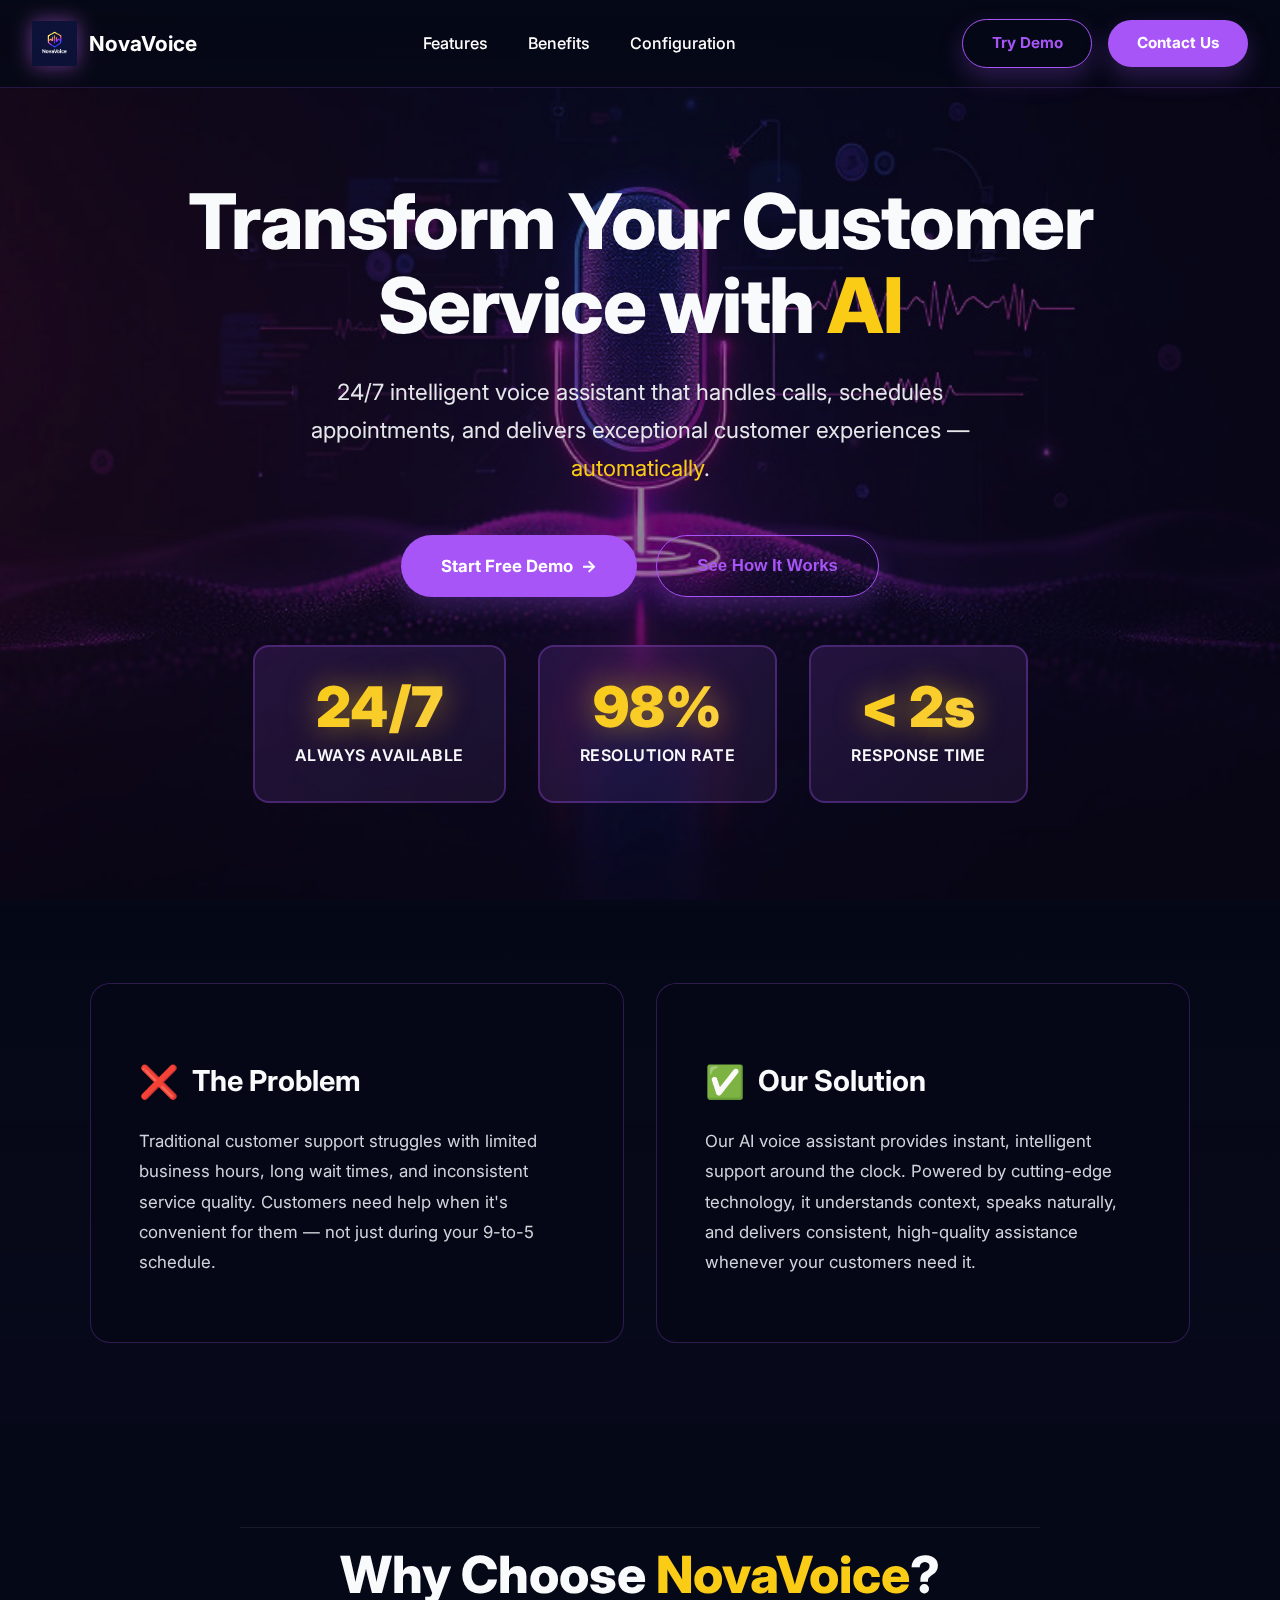
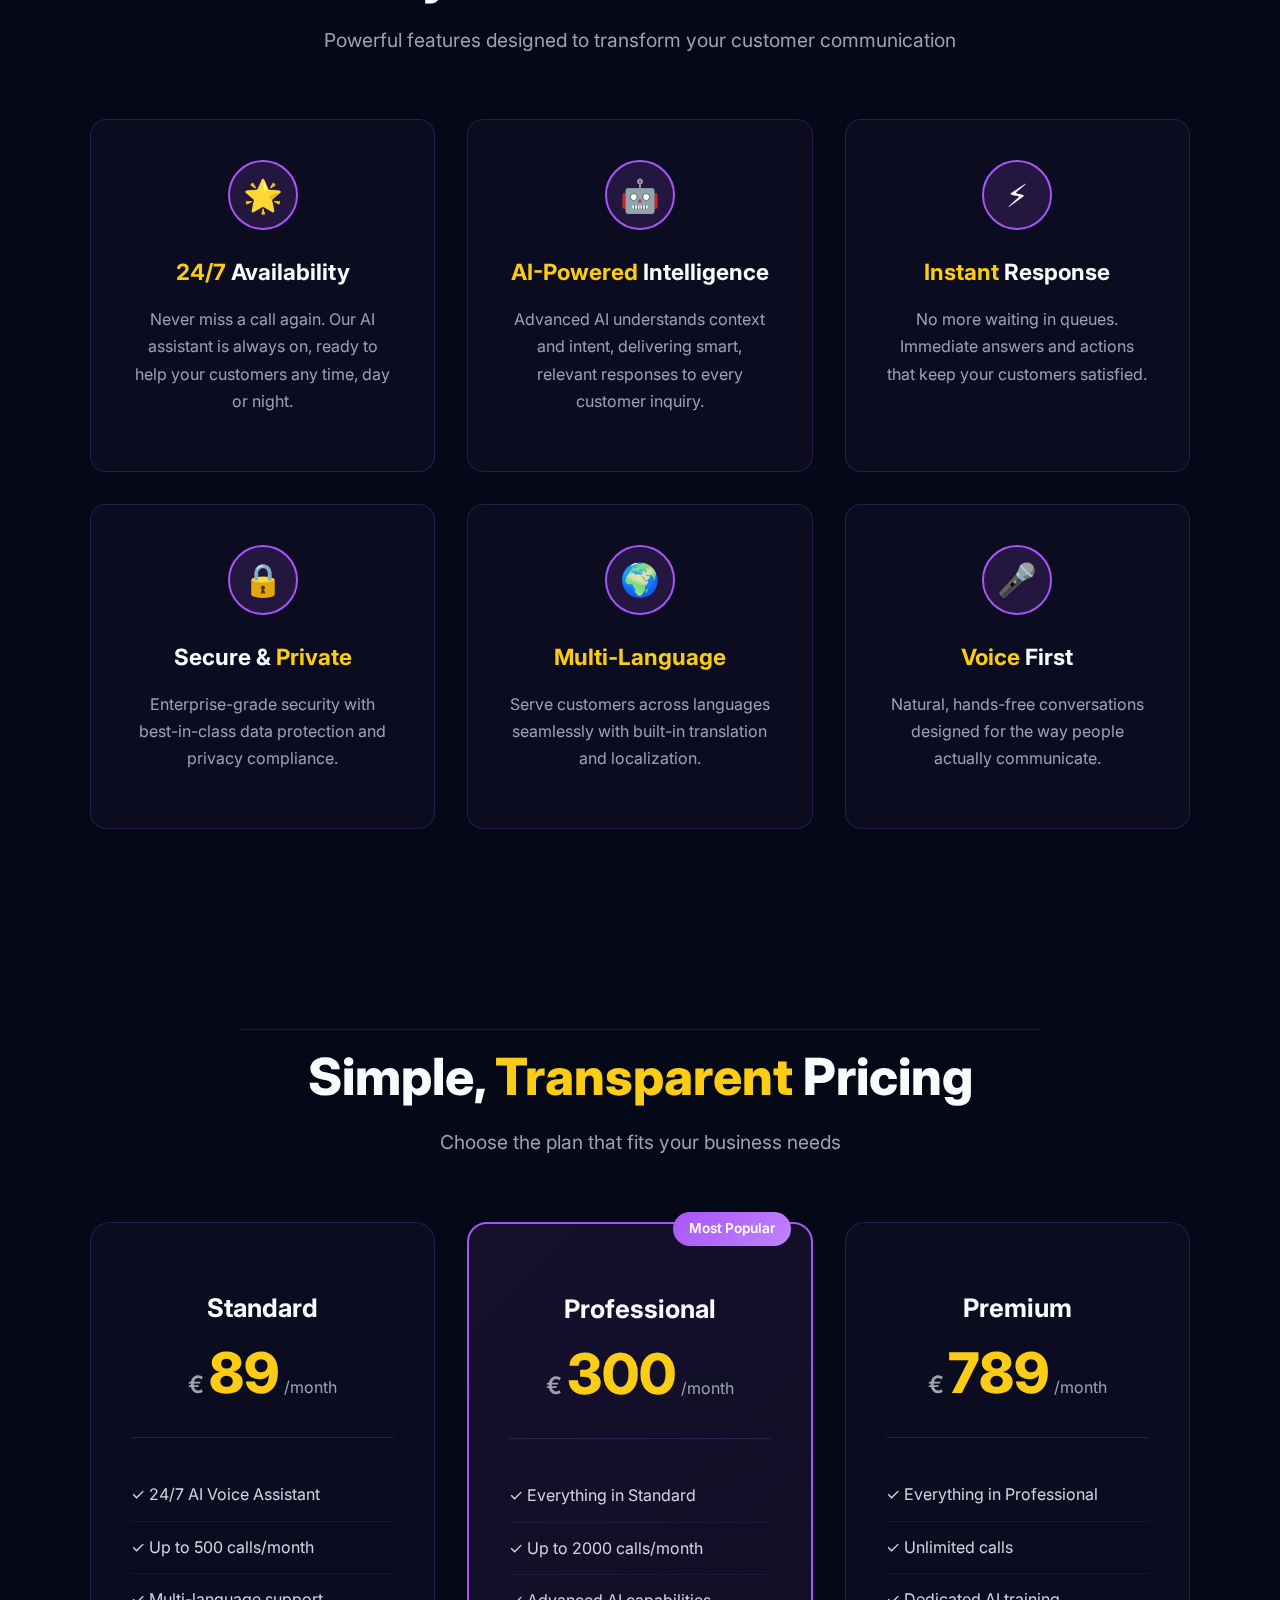
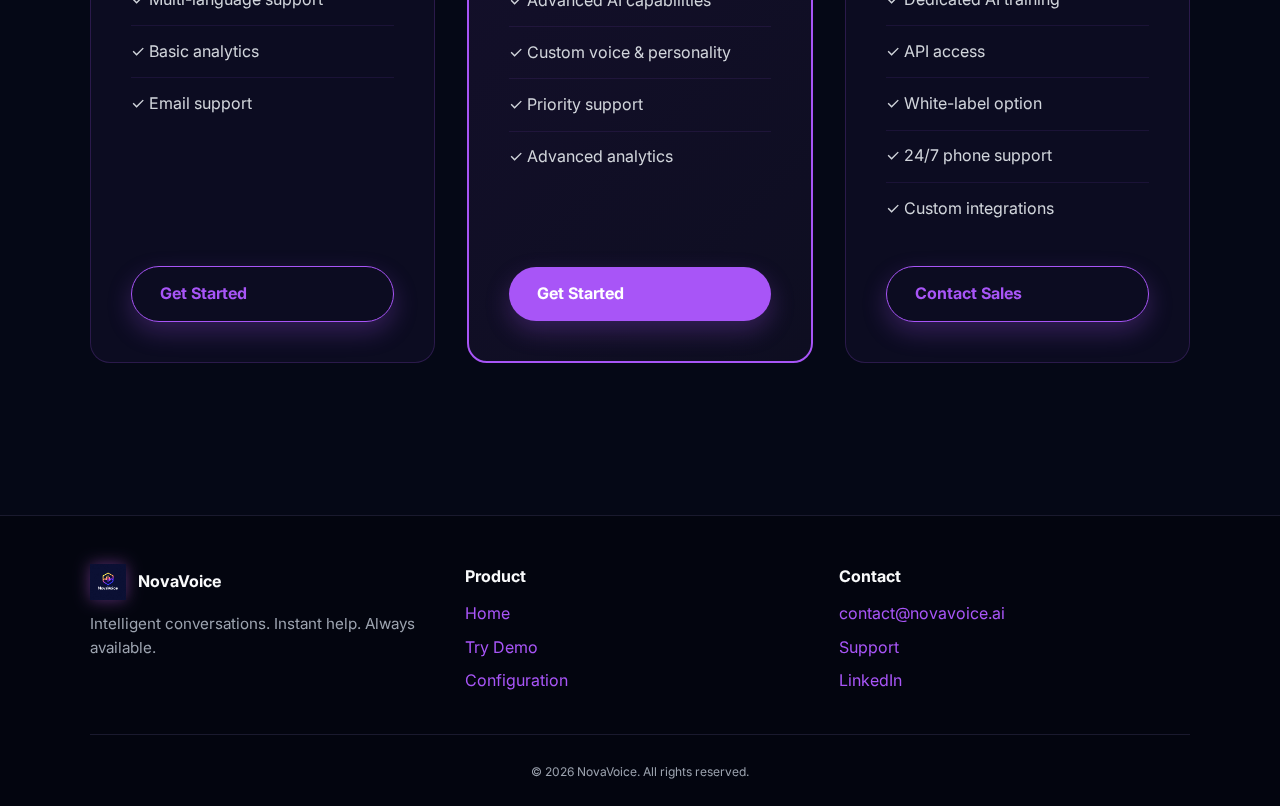
<file: frontend/index.html>
<!doctype html>
<html lang="en">
<head>
  <meta charset="utf-8" />
  <meta name="viewport" content="width=device-width, initial-scale=1" />
  <title>NovaVoice - Your 24/7 AI Voice Assistant</title>
  <link rel="stylesheet" href="styles.css" />
  <link rel="preconnect" href="https://fonts.gstatic.com" crossorigin>
  <link href="https://fonts.googleapis.com/css2?family=Inter:wght@400;600;700&display=swap" rel="stylesheet">
  <style>
    /* Full-page background image with lighter overlay */
    body {
      position: relative;
      min-height: 100vh;
      background-image: url('hero-ai-assistant 1-converted.jpeg');
      background-size: cover;
      background-position: center;
      background-attachment: fixed;
      background-repeat: no-repeat;
    }

    body::before {
      content: "";
      position: fixed;
      top: 0;
      left: 0;
      right: 0;
      bottom: 0;
      background: rgba(5, 8, 22, 0.3);
      z-index: -1;
    }

    /* Fixed Header - Professional Navigation */
    .header-fixed {
      position: fixed;
      top: 0;
      width: 100%;
      z-index: 50;
      background: linear-gradient(to bottom, rgba(5, 8, 22, 0.95), rgba(5, 8, 22, 0.85));
      backdrop-filter: blur(20px);
      border-bottom: 1px solid rgba(168, 85, 247, 0.2);
    }

    .header-nav {
      max-width: 1400px;
      margin: 0 auto;
      padding: 1.2rem 2rem;
      display: flex;
      align-items: center;
      justify-content: space-between;
    }

    .logo {
      display: flex;
      align-items: center;
      gap: 0.75rem;
      font-weight: 700;
      font-size: 1.3rem;
      color: white;
      text-decoration: none;
      transition: all 0.3s;
    }

    .logo:hover {
      transform: translateY(-2px);
    }

    .logo-img {
      width: 45px;
      height: 45px;
      object-fit: contain;
      filter: drop-shadow(0 0 10px rgba(168, 85, 247, 0.5)) brightness(1.2) contrast(1.1);
      mix-blend-mode: screen;
    }

    .nav-center {
      display: flex;
      gap: 2.5rem;
      align-items: center;
    }

    .nav-link {
      color: white;
      text-decoration: none;
      font-weight: 500;
      transition: all 0.2s;
      font-size: 1rem;
      position: relative;
    }

    .nav-link::after {
      content: '';
      position: absolute;
      bottom: -5px;
      left: 0;
      width: 0;
      height: 2px;
      background: var(--accent);
      transition: width 0.3s;
    }

    .nav-link:hover::after {
      width: 100%;
    }

    .nav-link:hover {
      color: var(--accent);
    }

    .nav-right {
      display: flex;
      gap: 1rem;
      align-items: center;
    }

    .btn-nav {
      padding: 0.7rem 1.8rem;
      font-size: 0.95rem;
    }

    /* Hero Section - Clean & Professional */
    .hero {
      padding: 180px 2rem 100px;
      text-align: center;
      min-height: 100vh;
      display: flex;
      align-items: center;
      justify-content: center;
    }

    .hero-content {
      max-width: 1000px;
    }

    .badge {
      display: inline-flex;
      align-items: center;
      gap: 0.5rem;
      padding: 0.6rem 1.4rem;
      background: var(--glass-dark-bg);
      backdrop-filter: blur(10px);
      border: 1px solid rgba(168, 85, 247, 0.4);
      border-radius: 9999px;
      font-size: 0.9rem;
      color: var(--accent);
      margin-bottom: 2rem;
      font-weight: 600;
    }

    .hero h1 {
      font-size: clamp(3rem, 6vw, 5rem);
      font-weight: 800;
      margin: 0 0 1.5rem;
      line-height: 1.1;
      letter-spacing: -0.02em;
    }

    .hero .subtitle {
      font-size: clamp(1.1rem, 2.2vw, 1.4rem);
      color: #E5E7EB;
      margin: 0 auto 3rem;
      max-width: 750px;
      line-height: 1.7;
    }

    .cta-group {
      display: flex;
      gap: 1.2rem;
      justify-content: center;
      flex-wrap: wrap;
      margin-bottom: 3rem;
    }

    .btn-primary {
      padding: 1.1rem 2.5rem;
      font-size: 1.05rem;
      font-weight: 700;
      display: inline-flex;
      align-items: center;
      gap: 0.5rem;
    }

    .btn-outline {
      padding: 1.1rem 2.5rem;
      font-size: 1.05rem;
      font-weight: 600;
    }

    /* Trust Indicators */
    .trust-row {
      display: flex;
      justify-content: center;
      gap: 2rem;
      flex-wrap: wrap;
      margin-top: 3rem;
      padding-top: 0;
    }

    .trust-item {
      text-align: center;
      padding: 2rem 2.5rem;
      background: linear-gradient(135deg, rgba(168, 85, 247, 0.15), rgba(192, 132, 252, 0.08));
      border: 2px solid rgba(168, 85, 247, 0.3);
      border-radius: 16px;
      backdrop-filter: blur(10px);
      transition: all 0.3s;
      min-width: 180px;
    }

    .trust-item:hover {
      transform: translateY(-5px);
      border-color: var(--brand);
      box-shadow: 0 15px 40px rgba(168, 85, 247, 0.4);
    }

    .trust-number {
      font-size: 3.5rem;
      font-weight: 900;
      background: linear-gradient(135deg, var(--accent), #FCD34D);
      -webkit-background-clip: text;
      -webkit-text-fill-color: transparent;
      background-clip: text;
      display: block;
      margin-bottom: 0.5rem;
      line-height: 1;
      text-shadow: 0 0 30px rgba(250, 204, 21, 0.5);
    }

    .trust-label {
      color: var(--fg);
      font-size: 1rem;
      font-weight: 600;
      text-transform: uppercase;
      letter-spacing: 0.5px;
    }

    /* Content Sections */
    .content-section {
      padding: 5rem 2rem;
      position: relative;
      z-index: 1;
    }

    .section-header {
      text-align: center;
      max-width: 800px;
      margin: 0 auto 4rem;
    }

    .section-title {
      font-size: clamp(2.2rem, 4vw, 3.5rem);
      font-weight: 800;
      margin-bottom: 1.2rem;
      line-height: 1.2;
    }

    .section-subtitle {
      font-size: 1.2rem;
      color: var(--muted);
      line-height: 1.6;
    }

    /* Problem/Solution Cards */
    .dual-cards {
      display: grid;
      grid-template-columns: 1fr 1fr;
      gap: 2rem;
      max-width: 1200px;
      margin: 0 auto;
    }

    .info-card {
      background: var(--glass-dark-bg);
      backdrop-filter: blur(15px);
      border: 1px solid rgba(168, 85, 247, 0.25);
      padding: 3rem;
      border-radius: 20px;
      transition: all 0.4s;
    }

    .info-card:hover {
      transform: translateY(-8px);
      border-color: var(--brand);
      box-shadow: 0 20px 60px rgba(168, 85, 247, 0.3);
    }

    .info-card h2 {
      font-size: 1.8rem;
      margin-bottom: 1.2rem;
      display: flex;
      align-items: center;
      gap: 0.8rem;
    }

    .card-icon {
      font-size: 2rem;
    }

    .info-card p {
      color: #D1D5DB;
      line-height: 1.8;
      font-size: 1.05rem;
    }

    /* Benefits Grid */
    .benefits-grid {
      display: grid;
      grid-template-columns: repeat(auto-fit, minmax(300px, 1fr));
      gap: 2rem;
      max-width: 1300px;
      margin: 0 auto;
    }

    .benefit-card {
      background: var(--glass-bg);
      backdrop-filter: blur(12px);
      border: 1px solid rgba(168, 85, 247, 0.2);
      padding: 2.5rem;
      border-radius: 16px;
      transition: all 0.3s;
      text-align: center;
    }

    .benefit-card:hover {
      transform: translateY(-6px);
      border-color: var(--brand-light);
      box-shadow: 0 15px 40px rgba(168, 85, 247, 0.25);
    }

    .benefit-icon {
      width: 70px;
      height: 70px;
      background: rgba(168, 85, 247, 0.15);
      border: 2px solid var(--brand);
      border-radius: 50%;
      display: flex;
      align-items: center;
      justify-content: center;
      margin: 0 auto 1.5rem;
      font-size: 2rem;
      transition: all 0.3s;
    }

    .benefit-card:hover .benefit-icon {
      background: var(--brand);
      transform: scale(1.1);
    }

    .benefit-card h3 {
      font-size: 1.4rem;
      margin-bottom: 1rem;
      font-weight: 700;
    }

    .benefit-card p {
      color: var(--muted);
      line-height: 1.7;
    }

    /* CTA Section */
    .cta-section {
      padding: 6rem 2rem;
      text-align: center;
    }

    .cta-box {
      max-width: 900px;
      margin: 0 auto;
      background: linear-gradient(135deg, rgba(168, 85, 247, 0.15), rgba(192, 132, 252, 0.1));
      backdrop-filter: blur(20px);
      border: 2px solid rgba(168, 85, 247, 0.3);
      padding: 4rem 3rem;
      border-radius: 24px;
      position: relative;
      overflow: hidden;
    }

    .cta-box::before {
      content: '';
      position: absolute;
      top: -50%;
      left: -50%;
      width: 200%;
      height: 200%;
      background: radial-gradient(circle, rgba(168, 85, 247, 0.1) 0%, transparent 70%);
      animation: pulse 3s ease-in-out infinite;
    }

    @keyframes pulse {
      0%, 100% { opacity: 0.5; }
      50% { opacity: 1; }
    }

    .cta-box h2 {
      font-size: clamp(2rem, 4vw, 3.2rem);
      font-weight: 800;
      margin-bottom: 1.5rem;
      position: relative;
      z-index: 1;
    }

    .cta-box p {
      font-size: 1.2rem;
      color: #D1D5DB;
      margin-bottom: 2.5rem;
      position: relative;
      z-index: 1;
    }

    .cta-box .btn {
      position: relative;
      z-index: 1;
    }

    /* Pricing Section */
    .pricing-grid {
      display: grid;
      grid-template-columns: repeat(auto-fit, minmax(300px, 1fr));
      gap: 2rem;
      max-width: 1200px;
      margin: 0 auto;
    }

    .pricing-card {
      background: var(--glass-bg);
      backdrop-filter: blur(12px);
      border: 1px solid rgba(168, 85, 247, 0.2);
      padding: 2.5rem;
      border-radius: 20px;
      transition: all 0.3s;
      position: relative;
      display: flex;
      flex-direction: column;
    }

    .pricing-card:hover {
      transform: translateY(-8px);
      border-color: var(--brand-light);
      box-shadow: 0 20px 50px rgba(168, 85, 247, 0.3);
    }

    .pricing-featured {
      border: 2px solid var(--brand);
      background: linear-gradient(135deg, rgba(168, 85, 247, 0.1), rgba(192, 132, 252, 0.05));
    }

    .pricing-badge {
      position: absolute;
      top: -12px;
      right: 20px;
      background: linear-gradient(135deg, var(--brand), var(--brand-light));
      color: white;
      padding: 0.4rem 1rem;
      border-radius: 9999px;
      font-size: 0.85rem;
      font-weight: 600;
    }

    .pricing-header {
      text-align: center;
      margin-bottom: 2rem;
      padding-bottom: 2rem;
      border-bottom: 1px solid rgba(168, 85, 247, 0.2);
    }

    .pricing-header h3 {
      font-size: 1.6rem;
      font-weight: 700;
      margin-bottom: 1rem;
      color: var(--fg);
    }

    .pricing-price {
      display: flex;
      align-items: baseline;
      justify-content: center;
      gap: 0.3rem;
    }

    .pricing-price .currency {
      font-size: 1.5rem;
      color: var(--muted);
      font-weight: 600;
    }

    .pricing-price .amount {
      font-size: 3.5rem;
      font-weight: 800;
      color: var(--accent);
      line-height: 1;
    }

    .pricing-price .period {
      font-size: 1rem;
      color: var(--muted);
    }

    .pricing-features {
      list-style: none;
      padding: 0;
      margin: 0 0 2rem;
      flex-grow: 1;
    }

    .pricing-features li {
      padding: 0.8rem 0;
      color: #D1D5DB;
      font-size: 1rem;
      line-height: 1.6;
      border-bottom: 1px solid rgba(168, 85, 247, 0.1);
    }

    .pricing-features li:last-child {
      border-bottom: none;
    }

    /* Responsive */
    @media (max-width: 1024px) {
      .dual-cards {
        grid-template-columns: 1fr;
      }
      .nav-center {
        display: none;
      }
      .pricing-grid {
        grid-template-columns: 1fr;
        max-width: 500px;
      }
    }

    @media (max-width: 768px) {
      .nav-right {
        gap: 0.5rem;
      }
      .btn-nav {
        padding: 0.6rem 1.2rem;
        font-size: 0.85rem;
      }
      .cta-group {
        flex-direction: column;
        align-items: center;
      }
      .trust-row {
        gap: 2rem;
      }
    }
  </style>
</head>
<body>
  <!-- Professional Fixed Header -->
  <header class="header-fixed">
    <nav class="header-nav">
      <a href="index.html" class="logo">
        <img src="logo.jpg" alt="Logo" class="logo-img">
        <span>NovaVoice</span>
      </a>

      <div class="nav-center">
        <a href="#features" class="nav-link">Features</a>
        <a href="#benefits" class="nav-link">Benefits</a>
        <a href="panel.html" class="nav-link">Configuration</a>
      </div>

      <div class="nav-right">
        <a href="record.html" class="btn btn-secondary btn-nav">Try Demo</a>
        <a href="#contact" class="btn btn-nav">Contact Us</a>
      </div>
    </nav>
  </header>

  <!-- Hero Section - Clear & Impactful -->
  <section class="hero">
    <div class="hero-content">
      <h1>
        Transform Your Customer Service with <span class="highlight">AI</span>
      </h1>

      <p class="subtitle">
        24/7 intelligent voice assistant that handles calls, schedules appointments, and delivers exceptional customer experiences — <span class="highlight">automatically</span>.
      </p>

      <div class="cta-group">
        <a href="record.html" class="btn btn-primary animate-pulse-glow">
          Start Free Demo
          <span>→</span>
        </a>
        <button onclick="document.getElementById('features').scrollIntoView({behavior:'smooth'})" class="btn btn-secondary btn-outline">
          See How It Works
        </button>
      </div>

      <!-- Trust Indicators -->
      <div class="trust-row">
        <div class="trust-item">
          <span class="trust-number">24/7</span>
          <span class="trust-label">Always Available</span>
        </div>
        <div class="trust-item">
          <span class="trust-number">98%</span>
          <span class="trust-label">Resolution Rate</span>
        </div>
        <div class="trust-item">
          <span class="trust-number">< 2s</span>
          <span class="trust-label">Response Time</span>
        </div>
      </div>
    </div>
  </section>

  <!-- Problem/Solution Section -->
  <section id="features" class="content-section" style="background: linear-gradient(to bottom, transparent, rgba(15, 14, 39, 0.3));">
    <div class="container">
      <div class="dual-cards">
        <div class="info-card">
          <h2>
            <span class="card-icon">❌</span>
            The Problem
          </h2>
          <p>
            Traditional customer support struggles with limited business hours, long wait times, and inconsistent service quality. Customers need help when it's convenient for them — not just during your 9-to-5 schedule.
          </p>
        </div>

        <div class="info-card">
          <h2>
            <span class="card-icon">✅</span>
            Our Solution
          </h2>
          <p>
            Our AI voice assistant provides instant, intelligent support around the clock. Powered by cutting-edge technology, it understands context, speaks naturally, and delivers consistent, high-quality assistance whenever your customers need it.
          </p>
        </div>
      </div>
    </div>
  </section>

  <!-- Benefits Section -->
  <section id="benefits" class="content-section">
    <div class="container">
      <div class="section-header">
        <h2 class="section-title">
          Why Choose <span class="highlight">NovaVoice</span>?
        </h2>
        <p class="section-subtitle">
          Powerful features designed to transform your customer communication
        </p>
      </div>

      <div class="benefits-grid">
        <div class="benefit-card">
          <div class="benefit-icon">🌟</div>
          <h3><span class="highlight">24/7</span> Availability</h3>
          <p>Never miss a call again. Our AI assistant is always on, ready to help your customers any time, day or night.</p>
        </div>

        <div class="benefit-card">
          <div class="benefit-icon">🤖</div>
          <h3><span class="highlight">AI-Powered</span> Intelligence</h3>
          <p>Advanced AI understands context and intent, delivering smart, relevant responses to every customer inquiry.</p>
        </div>

        <div class="benefit-card">
          <div class="benefit-icon">⚡</div>
          <h3><span class="highlight">Instant</span> Response</h3>
          <p>No more waiting in queues. Immediate answers and actions that keep your customers satisfied.</p>
        </div>

        <div class="benefit-card">
          <div class="benefit-icon">🔒</div>
          <h3>Secure & <span class="highlight">Private</span></h3>
          <p>Enterprise-grade security with best-in-class data protection and privacy compliance.</p>
        </div>

        <div class="benefit-card">
          <div class="benefit-icon">🌍</div>
          <h3><span class="highlight">Multi-Language</span></h3>
          <p>Serve customers across languages seamlessly with built-in translation and localization.</p>
        </div>

        <div class="benefit-card">
          <div class="benefit-icon">🎤</div>
          <h3><span class="highlight">Voice</span> First</h3>
          <p>Natural, hands-free conversations designed for the way people actually communicate.</p>
        </div>
      </div>
    </div>
  </section>

  <!-- Pricing Section -->
  <section id="pricing" class="content-section" style="padding: 6rem 2rem;">
    <div class="container">
      <div class="section-header">
        <h2 class="section-title">
          Simple, <span class="highlight">Transparent</span> Pricing
        </h2>
        <p class="section-subtitle">
          Choose the plan that fits your business needs
        </p>
      </div>

      <div class="pricing-grid">
        <!-- Standard Plan -->
        <div class="pricing-card">
          <div class="pricing-header">
            <h3>Standard</h3>
            <div class="pricing-price">
              <span class="currency">€</span>
              <span class="amount">89</span>
              <span class="period">/month</span>
            </div>
          </div>
          <ul class="pricing-features">
            <li>✓ 24/7 AI Voice Assistant</li>
            <li>✓ Up to 500 calls/month</li>
            <li>✓ Multi-language support</li>
            <li>✓ Basic analytics</li>
            <li>✓ Email support</li>
          </ul>
          <a href="record.html" class="btn btn-secondary" style="width: 100%;">Get Started</a>
        </div>

        <!-- Professional Plan -->
        <div class="pricing-card pricing-featured">
          <div class="pricing-badge">Most Popular</div>
          <div class="pricing-header">
            <h3>Professional</h3>
            <div class="pricing-price">
              <span class="currency">€</span>
              <span class="amount">300</span>
              <span class="period">/month</span>
            </div>
          </div>
          <ul class="pricing-features">
            <li>✓ Everything in Standard</li>
            <li>✓ Up to 2000 calls/month</li>
            <li>✓ Advanced AI capabilities</li>
            <li>✓ Custom voice & personality</li>
            <li>✓ Priority support</li>
            <li>✓ Advanced analytics</li>
          </ul>
          <a href="record.html" class="btn" style="width: 100%;">Get Started</a>
        </div>

        <!-- Premium Plan -->
        <div class="pricing-card">
          <div class="pricing-header">
            <h3>Premium</h3>
            <div class="pricing-price">
              <span class="currency">€</span>
              <span class="amount">789</span>
              <span class="period">/month</span>
            </div>
          </div>
          <ul class="pricing-features">
            <li>✓ Everything in Professional</li>
            <li>✓ Unlimited calls</li>
            <li>✓ Dedicated AI training</li>
            <li>✓ API access</li>
            <li>✓ White-label option</li>
            <li>✓ 24/7 phone support</li>
            <li>✓ Custom integrations</li>
          </ul>
          <a href="record.html" class="btn btn-secondary" style="width: 100%;">Contact Sales</a>
        </div>
      </div>
    </div>
  </section>

  <!-- Professional Footer -->
  <footer class="footer">
    <div class="container footer-grid">
      <div>
        <div style="display: flex; align-items: center; gap: 0.75rem; margin-bottom: 0.75rem;">
          <img src="logo.jpg" alt="NovaVoice" style="width: 36px; height: 36px; object-fit: contain; filter: drop-shadow(0 0 8px rgba(168, 85, 247, 0.4)) brightness(1.2) contrast(1.1); mix-blend-mode: screen;">
          <h4 style="margin: 0;">NovaVoice</h4>
        </div>
        <p>Intelligent conversations. Instant help. Always available.</p>
      </div>
      <div>
        <h4>Product</h4>
        <ul>
          <li><a href="index.html">Home</a></li>
          <li><a href="record.html">Try Demo</a></li>
          <li><a href="panel.html">Configuration</a></li>
        </ul>
      </div>
      <div>
        <h4>Contact</h4>
        <ul>
          <li><a href="mailto:contact@novavoice.ai">contact@novavoice.ai</a></li>
          <li><a href="#">Support</a></li>
          <li><a href="#">LinkedIn</a></li>
        </ul>
      </div>
    </div>
    <div class="container footer-bottom">
      <small>© <span id="year"></span> NovaVoice. All rights reserved.</small>
    </div>
  </footer>

  <script src="script.js"></script>
  <script>
    document.getElementById("year").textContent = new Date().getFullYear();

    // Smooth scroll for anchor links
    document.querySelectorAll('a[href^="#"]').forEach(anchor => {
      anchor.addEventListener('click', function (e) {
        e.preventDefault();
        const target = document.querySelector(this.getAttribute('href'));
        if (target) {
          target.scrollIntoView({ behavior: 'smooth', block: 'start' });
        }
      });
    });

    // i18n helper
    (function(){
      const DICT = {
        'Your 24/7 AI Voice Assistant': 'Votre assistant vocal 24/7',
        'Start Talking Now': 'Commencer à parler',
        'The Problem': 'Le problème',
        'Our Solution': 'Notre solution',
        '24/7 Availability': 'Disponibilité 24/7',
        'AI-Powered': 'Propulsé par l\'IA',
        'Instant Response': 'Réponse instantanée',
        'Secure & Private': 'Sécurisé & Privé',
        'Multi-Language': 'Multilingue',
        'Voice First': 'Voix prioritaire',
        'Natural conversations. Instant help. Always available.': 'Conversations naturelles. Aide instantanée. Disponible en permanence.',
        'Try Demo': 'Essayer la démo',
        'Configuration': 'Configuration',
        'Documentation': 'Documentation'
      };

      function translateIndex(){
        try{
          const lang = localStorage.getItem('ui_lang') || (navigator.language && navigator.language.toLowerCase().startsWith('fr') ? 'fr' : 'en');
          if(lang!=='fr') return;
          document.querySelectorAll('h1, h2, h3, p, a').forEach(el=>{
            const txt = el.textContent.trim();
            if(DICT[txt]) el.textContent = DICT[txt];
          });
          document.documentElement.lang = 'fr';
        }catch(e){
          console.warn('index i18n failed', e);
        }
      }

      document.addEventListener('DOMContentLoaded', translateIndex);
    })();
  </script>
</body>
</html>
</file>
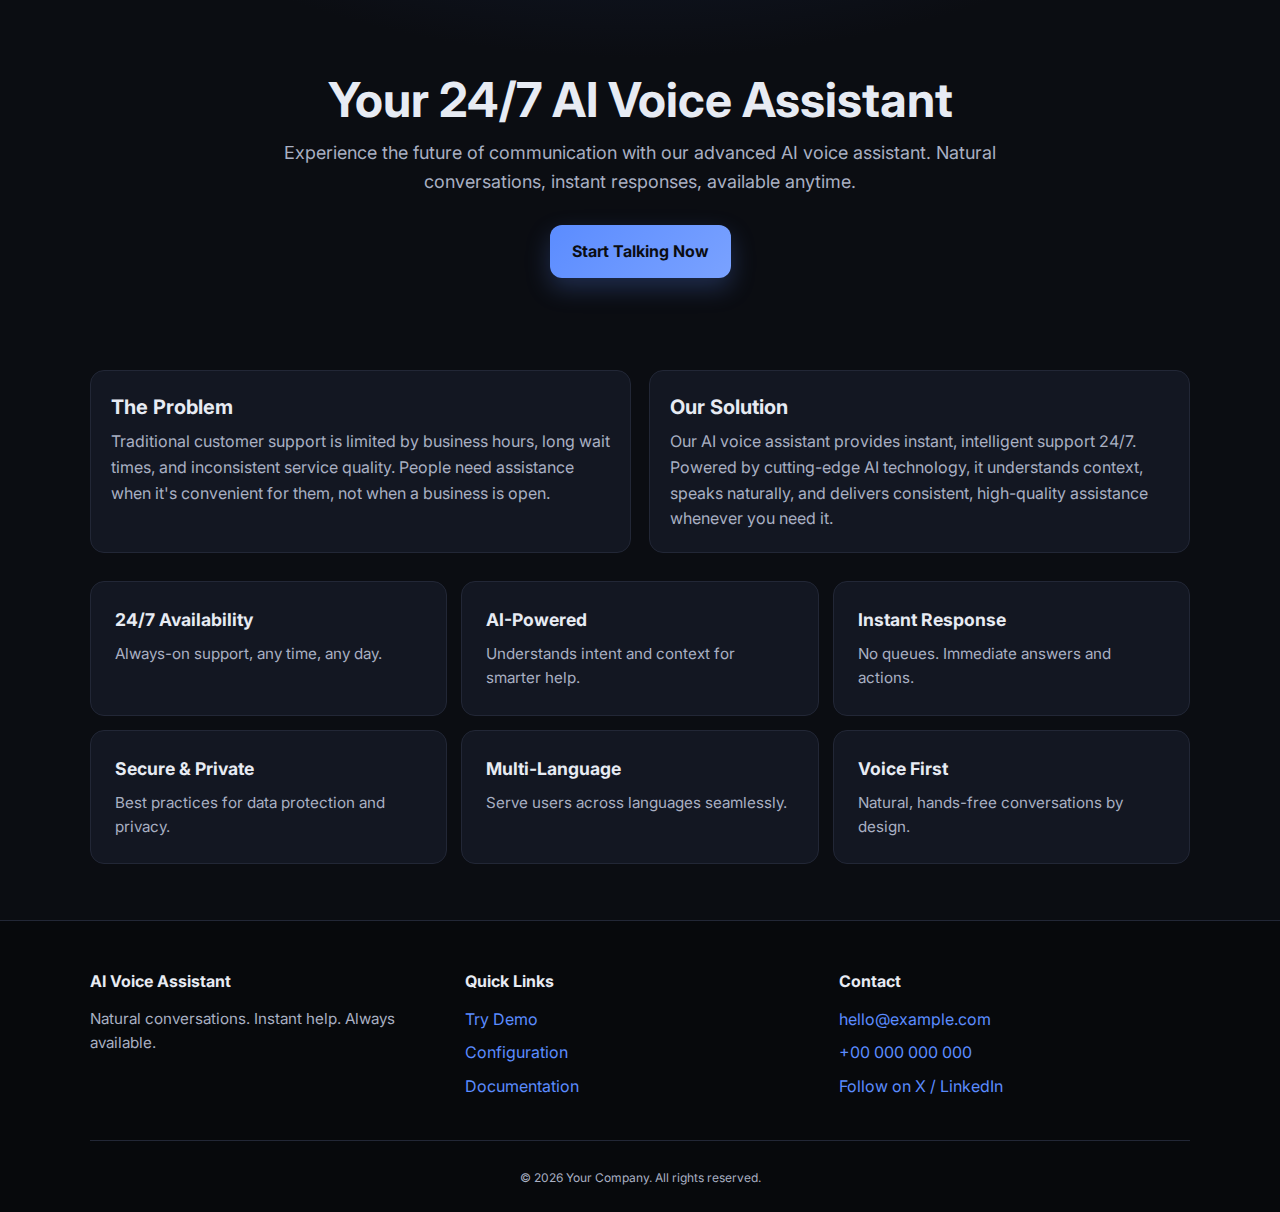
<file: frontend/old/index.html>
<!doctype html>
<html lang="en">
<head>
  <meta charset="utf-8" />
  <meta name="viewport" content="width=device-width, initial-scale=1" />
  <title>Your 24/7 AI Voice Assistant</title>
  <link rel="stylesheet" href="styles.css" />
  <link rel="preconnect" href="https://fonts.gstatic.com" crossorigin>
  <link href="https://fonts.googleapis.com/css2?family=Inter:wght@400;600;700&display=swap" rel="stylesheet">
</head>
<body>
  <header class="container hero">
    <h1>Your 24/7 AI Voice Assistant</h1>
    <p class="subtitle">
      Experience the future of communication with our advanced AI voice assistant.
      Natural conversations, instant responses, available anytime.
    </p>
    <a class="btn" id="cta-btn" href="record.html">Start Talking Now</a>
  </header>

  <main class="container">
    <section class="split">
      <div class="card">
        <h2>The Problem</h2>
        <p>
          Traditional customer support is limited by business hours, long wait times,
          and inconsistent service quality. People need assistance when it's convenient
          for them, not when a business is open.
        </p>
      </div>
      <div class="card">
        <h2>Our Solution</h2>
        <p>
          Our AI voice assistant provides instant, intelligent support 24/7. Powered by
          cutting-edge AI technology, it understands context, speaks naturally, and
          delivers consistent, high-quality assistance whenever you need it.
        </p>
      </div>
    </section>

    <section class="features">
      <article class="feature">
        <h3>24/7 Availability</h3>
        <p>Always-on support, any time, any day.</p>
      </article>
      <article class="feature">
        <h3>AI-Powered</h3>
        <p>Understands intent and context for smarter help.</p>
      </article>
      <article class="feature">
        <h3>Instant Response</h3>
        <p>No queues. Immediate answers and actions.</p>
      </article>
      <article class="feature">
        <h3>Secure &amp; Private</h3>
        <p>Best practices for data protection and privacy.</p>
      </article>
      <article class="feature">
        <h3>Multi-Language</h3>
        <p>Serve users across languages seamlessly.</p>
      </article>
      <article class="feature">
        <h3>Voice First</h3>
        <p>Natural, hands-free conversations by design.</p>
      </article>
    </section>
  </main>

  <footer class="footer">
    <div class="container footer-grid">
      <div>
        <h4>AI Voice Assistant</h4>
        <p>Natural conversations. Instant help. Always available.</p>
      </div>
      <div>
        <h4>Quick Links</h4>
        <ul>
          <li><a href="record.html">Try Demo</a></li>
          <li><a href="panel.html">Configuration</a></li>
          <li><a href="#">Documentation</a></li>
        </ul>
      </div>
      <div>
        <h4>Contact</h4>
        <ul>
          <li><a href="mailto:hello@example.com">hello@example.com</a></li>
          <li><a href="#">+00 000 000 000</a></li>
          <li><a href="#">Follow on X / LinkedIn</a></li>
        </ul>
      </div>
    </div>
    <div class="container footer-bottom">
      <small>© <span id="year"></span> Your Company. All rights reserved.</small>
    </div>
  </footer>

  <script src="script.js"></script>
</body>
</html>
</file>
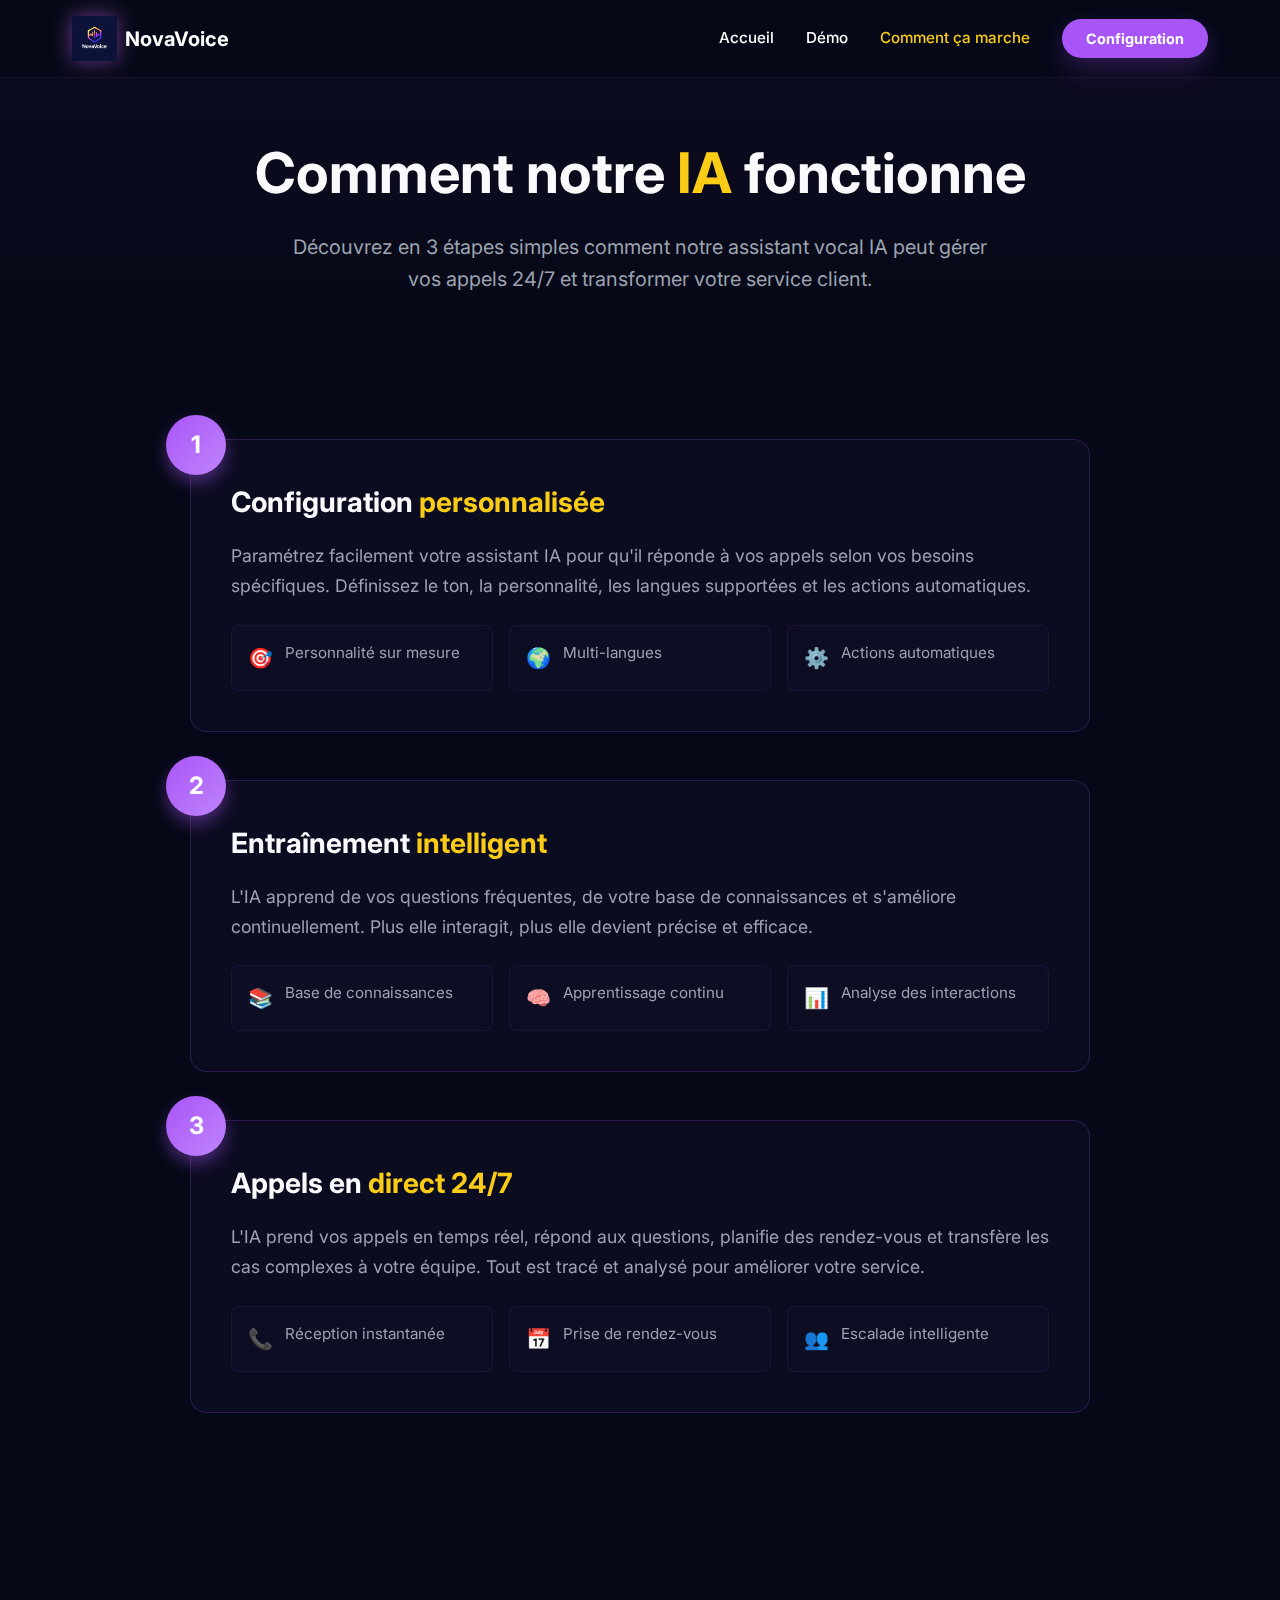
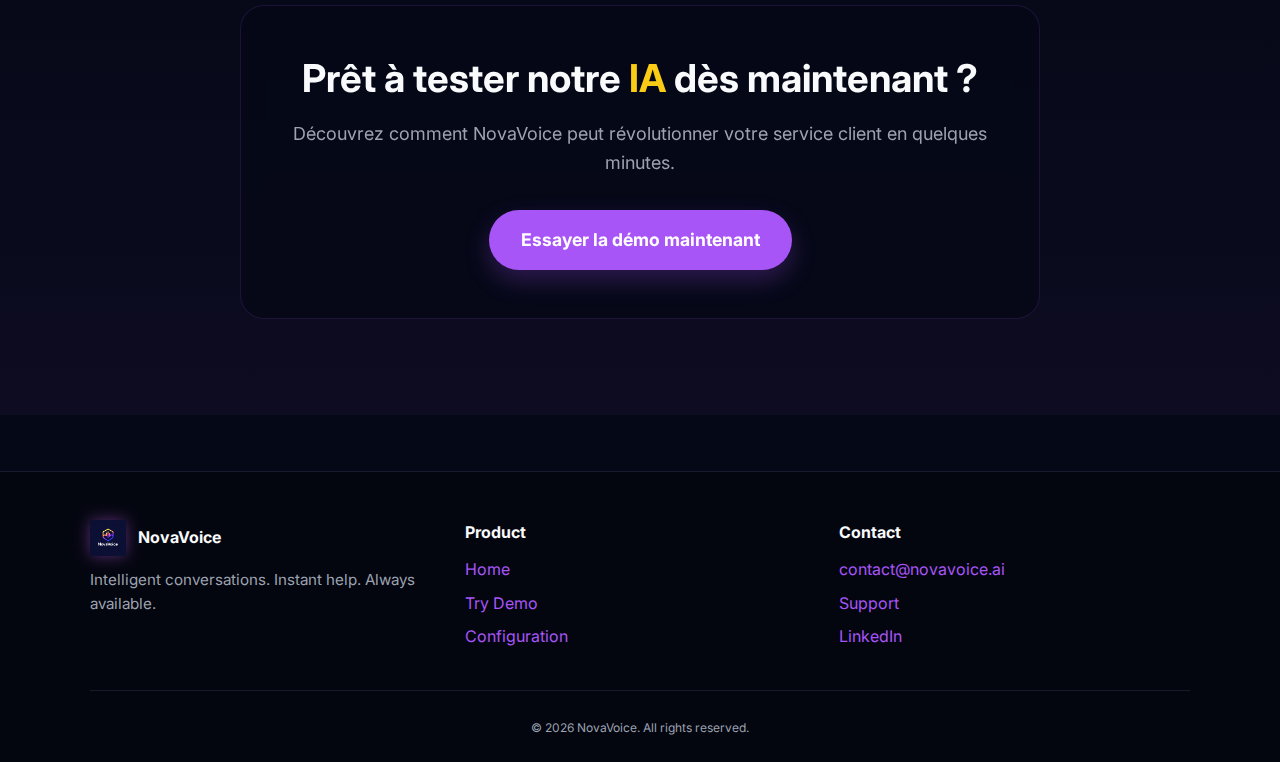
<file: frontend/how-it-works.html>
<!doctype html>
<html lang="fr">
<head>
  <meta charset="utf-8" />
  <meta name="viewport" content="width=device-width, initial-scale=1" />
  <title>How It Works - NovaVoice | Your 24/7 AI Voice Assistant</title>
  <link rel="stylesheet" href="styles.css" />
  <link rel="preconnect" href="https://fonts.gstatic.com" crossorigin>
  <link href="https://fonts.googleapis.com/css2?family=Inter:wght@400;600;700&display=swap" rel="stylesheet">
  <style>
    .header-fixed {
      position: fixed;
      top: 0;
      width: 100%;
      z-index: 50;
      background: linear-gradient(to bottom, var(--bg), rgba(5, 8, 22, 0.9));
      backdrop-filter: blur(10px);
      border-bottom: 1px solid rgba(168, 85, 247, 0.1);
    }
    .header-nav {
      max-width: 1200px;
      margin: 0 auto;
      padding: 1rem 2rem;
      display: flex;
      align-items: center;
      justify-content: space-between;
    }
    .logo {
      display: flex;
      align-items: center;
      gap: 0.5rem;
      font-weight: 700;
      font-size: 1.25rem;
      color: white;
      text-decoration: none;
      transition: color 0.2s;
    }
    .logo:hover { color: var(--accent); }
    .logo-icon {
      width: 32px;
      height: 32px;
      background: linear-gradient(135deg, var(--brand), var(--brand-light));
      border-radius: 8px;
      display: flex;
      align-items: center;
      justify-content: center;
      color: white;
      font-size: 1.2rem;
    }
    .nav-links {
      display: flex;
      gap: 2rem;
      align-items: center;
    }
    .nav-link {
      color: white;
      text-decoration: none;
      font-weight: 500;
      transition: color 0.2s;
      font-size: 0.95rem;
    }
    .nav-link:hover { color: var(--brand); }
    .page-header {
      text-align: center;
      padding: 140px 1rem 80px;
      background: linear-gradient(to bottom, rgba(168, 85, 247, 0.05), transparent);
    }
    .page-header h1 {
      font-size: clamp(2.5rem, 5vw, 3.5rem);
      margin: 0 0 1.5rem;
      line-height: 1.2;
    }
    .page-header p {
      color: var(--muted);
      font-size: 1.25rem;
      margin: 0 auto;
      max-width: 700px;
      line-height: 1.6;
    }
    .steps-section {
      padding: 4rem 1rem 6rem;
    }
    .steps-container {
      max-width: 900px;
      margin: 0 auto;
      display: flex;
      flex-direction: column;
      gap: 3rem;
    }
    .step-card {
      position: relative;
      background: var(--glass-bg);
      backdrop-filter: blur(10px);
      border: 1px solid rgba(168, 85, 247, 0.2);
      padding: 2.5rem;
      border-radius: 1rem;
      transition: all 0.3s;
    }
    .step-card:hover {
      border-color: var(--brand-light);
      transform: translateY(-5px);
      box-shadow: 0 20px 40px rgba(168, 85, 247, 0.2);
    }
    .step-number {
      position: absolute;
      top: -25px;
      left: -25px;
      width: 60px;
      height: 60px;
      background: linear-gradient(135deg, var(--brand), var(--brand-light));
      border-radius: 50%;
      display: flex;
      align-items: center;
      justify-content: center;
      font-weight: 700;
      font-size: 1.5rem;
      color: white;
      box-shadow: 0 8px 16px rgba(168, 85, 247, 0.4);
    }
    .step-card h2 {
      font-size: 1.75rem;
      margin: 0 0 1rem 0;
      color: var(--fg);
    }
    .step-card p {
      color: var(--muted);
      font-size: 1.1rem;
      line-height: 1.7;
      margin: 0;
    }
    .features-grid {
      display: grid;
      grid-template-columns: repeat(auto-fit, minmax(200px, 1fr));
      gap: 1rem;
      margin-top: 1.5rem;
    }
    .feature-item {
      display: flex;
      align-items: start;
      gap: 0.75rem;
      padding: 1rem;
      background: rgba(15, 14, 39, 0.5);
      border-radius: 8px;
      border: 1px solid rgba(168, 85, 247, 0.1);
    }
    .feature-icon {
      font-size: 1.25rem;
      flex-shrink: 0;
    }
    .feature-text {
      color: var(--muted);
      font-size: 0.95rem;
      line-height: 1.5;
    }
    .cta-section {
      padding: 6rem 1rem;
      background: linear-gradient(to bottom, transparent, rgba(168, 85, 247, 0.05));
    }
    .cta-box {
      max-width: 800px;
      margin: 0 auto;
      background: var(--glass-dark-bg);
      backdrop-filter: blur(10px);
      border: 1px solid rgba(168, 85, 247, 0.15);
      padding: 3rem;
      border-radius: 1.5rem;
      text-align: center;
    }
    .cta-box h2 {
      font-size: clamp(1.75rem, 3vw, 2.5rem);
      margin: 0 0 1rem;
      line-height: 1.3;
    }
    .cta-box p {
      color: var(--muted);
      font-size: 1.125rem;
      margin: 0 0 2rem;
    }
    @media (max-width: 768px) {
      .nav-links { display: none; }
      .step-number {
        top: -20px;
        left: 50%;
        transform: translateX(-50%);
      }
      .step-card {
        padding: 3rem 1.5rem 2rem;
      }
    }
  </style>
</head>
<body>
  <!-- Fixed Header -->
  <header class="header-fixed">
    <nav class="header-nav">
      <a href="index.html" class="logo">
        <img src="logo.jpg" alt="NovaVoice" style="width: 45px; height: 45px; object-fit: contain; filter: drop-shadow(0 0 10px rgba(168, 85, 247, 0.5)) brightness(1.2) contrast(1.1); mix-blend-mode: screen;">
        <span>NovaVoice</span>
      </a>
      <div class="nav-links">
        <a href="index.html" class="nav-link">Accueil</a>
        <a href="record.html" class="nav-link">Démo</a>
        <a href="how-it-works.html" class="nav-link" style="color: var(--accent);">Comment ça marche</a>
        <a href="panel.html" class="btn" style="padding: 0.5rem 1.5rem; font-size: 0.9rem;">Configuration</a>
      </div>
    </nav>
  </header>

  <!-- Page Header -->
  <div class="page-header">
    <h1>Comment notre <span class="highlight">IA</span> fonctionne</h1>
    <p>
      Découvrez en 3 étapes simples comment notre assistant vocal IA peut gérer vos appels 24/7 et transformer votre service client.
    </p>
  </div>

  <!-- Steps Section -->
  <section class="steps-section">
    <div class="steps-container">
      <!-- Step 1 -->
      <div class="step-card">
        <div class="step-number">1</div>
        <h2>Configuration <span class="highlight">personnalisée</span></h2>
        <p>
          Paramétrez facilement votre assistant IA pour qu'il réponde à vos appels selon vos besoins spécifiques. Définissez le ton, la personnalité, les langues supportées et les actions automatiques.
        </p>
        <div class="features-grid">
          <div class="feature-item">
            <span class="feature-icon">🎯</span>
            <span class="feature-text">Personnalité sur mesure</span>
          </div>
          <div class="feature-item">
            <span class="feature-icon">🌍</span>
            <span class="feature-text">Multi-langues</span>
          </div>
          <div class="feature-item">
            <span class="feature-icon">⚙️</span>
            <span class="feature-text">Actions automatiques</span>
          </div>
        </div>
      </div>

      <!-- Step 2 -->
      <div class="step-card">
        <div class="step-number">2</div>
        <h2>Entraînement <span class="highlight">intelligent</span></h2>
        <p>
          L'IA apprend de vos questions fréquentes, de votre base de connaissances et s'améliore continuellement. Plus elle interagit, plus elle devient précise et efficace.
        </p>
        <div class="features-grid">
          <div class="feature-item">
            <span class="feature-icon">📚</span>
            <span class="feature-text">Base de connaissances</span>
          </div>
          <div class="feature-item">
            <span class="feature-icon">🧠</span>
            <span class="feature-text">Apprentissage continu</span>
          </div>
          <div class="feature-item">
            <span class="feature-icon">📊</span>
            <span class="feature-text">Analyse des interactions</span>
          </div>
        </div>
      </div>

      <!-- Step 3 -->
      <div class="step-card">
        <div class="step-number">3</div>
        <h2>Appels en <span class="highlight">direct 24/7</span></h2>
        <p>
          L'IA prend vos appels en temps réel, répond aux questions, planifie des rendez-vous et transfère les cas complexes à votre équipe. Tout est tracé et analysé pour améliorer votre service.
        </p>
        <div class="features-grid">
          <div class="feature-item">
            <span class="feature-icon">📞</span>
            <span class="feature-text">Réception instantanée</span>
          </div>
          <div class="feature-item">
            <span class="feature-icon">📅</span>
            <span class="feature-text">Prise de rendez-vous</span>
          </div>
          <div class="feature-item">
            <span class="feature-icon">👥</span>
            <span class="feature-text">Escalade intelligente</span>
          </div>
        </div>
      </div>
    </div>
  </section>

  <!-- CTA Section -->
  <section class="cta-section">
    <div class="cta-box">
      <h2>Prêt à tester notre <span class="highlight">IA</span> dès maintenant ?</h2>
      <p>
        Découvrez comment NovaVoice peut révolutionner votre service client en quelques minutes.
      </p>
      <a href="record.html" class="btn animate-pulse-glow" style="font-size: 1.1rem; padding: 1rem 2rem;">
        Essayer la démo maintenant
      </a>
    </div>
  </section>

  <!-- Footer -->
  <footer class="footer">
    <div class="container footer-grid">
      <div>
        <div style="display: flex; align-items: center; gap: 0.75rem; margin-bottom: 0.75rem;">
          <img src="logo.jpg" alt="NovaVoice" style="width: 36px; height: 36px; object-fit: contain; filter: drop-shadow(0 0 8px rgba(168, 85, 247, 0.4)) brightness(1.2) contrast(1.1); mix-blend-mode: screen;">
          <h4 style="margin: 0;">NovaVoice</h4>
        </div>
        <p>Intelligent conversations. Instant help. Always available.</p>
      </div>
      <div>
        <h4>Product</h4>
        <ul>
          <li><a href="index.html">Home</a></li>
          <li><a href="record.html">Try Demo</a></li>
          <li><a href="panel.html">Configuration</a></li>
        </ul>
      </div>
      <div>
        <h4>Contact</h4>
        <ul>
          <li><a href="mailto:contact@novavoice.ai">contact@novavoice.ai</a></li>
          <li><a href="#">Support</a></li>
          <li><a href="#">LinkedIn</a></li>
        </ul>
      </div>
    </div>
    <div class="container footer-bottom">
      <small>© <span id="year"></span> NovaVoice. All rights reserved.</small>
    </div>
  </footer>

  <script>
    document.getElementById('year').textContent = new Date().getFullYear();
  </script>
</body>
</html>
</file>
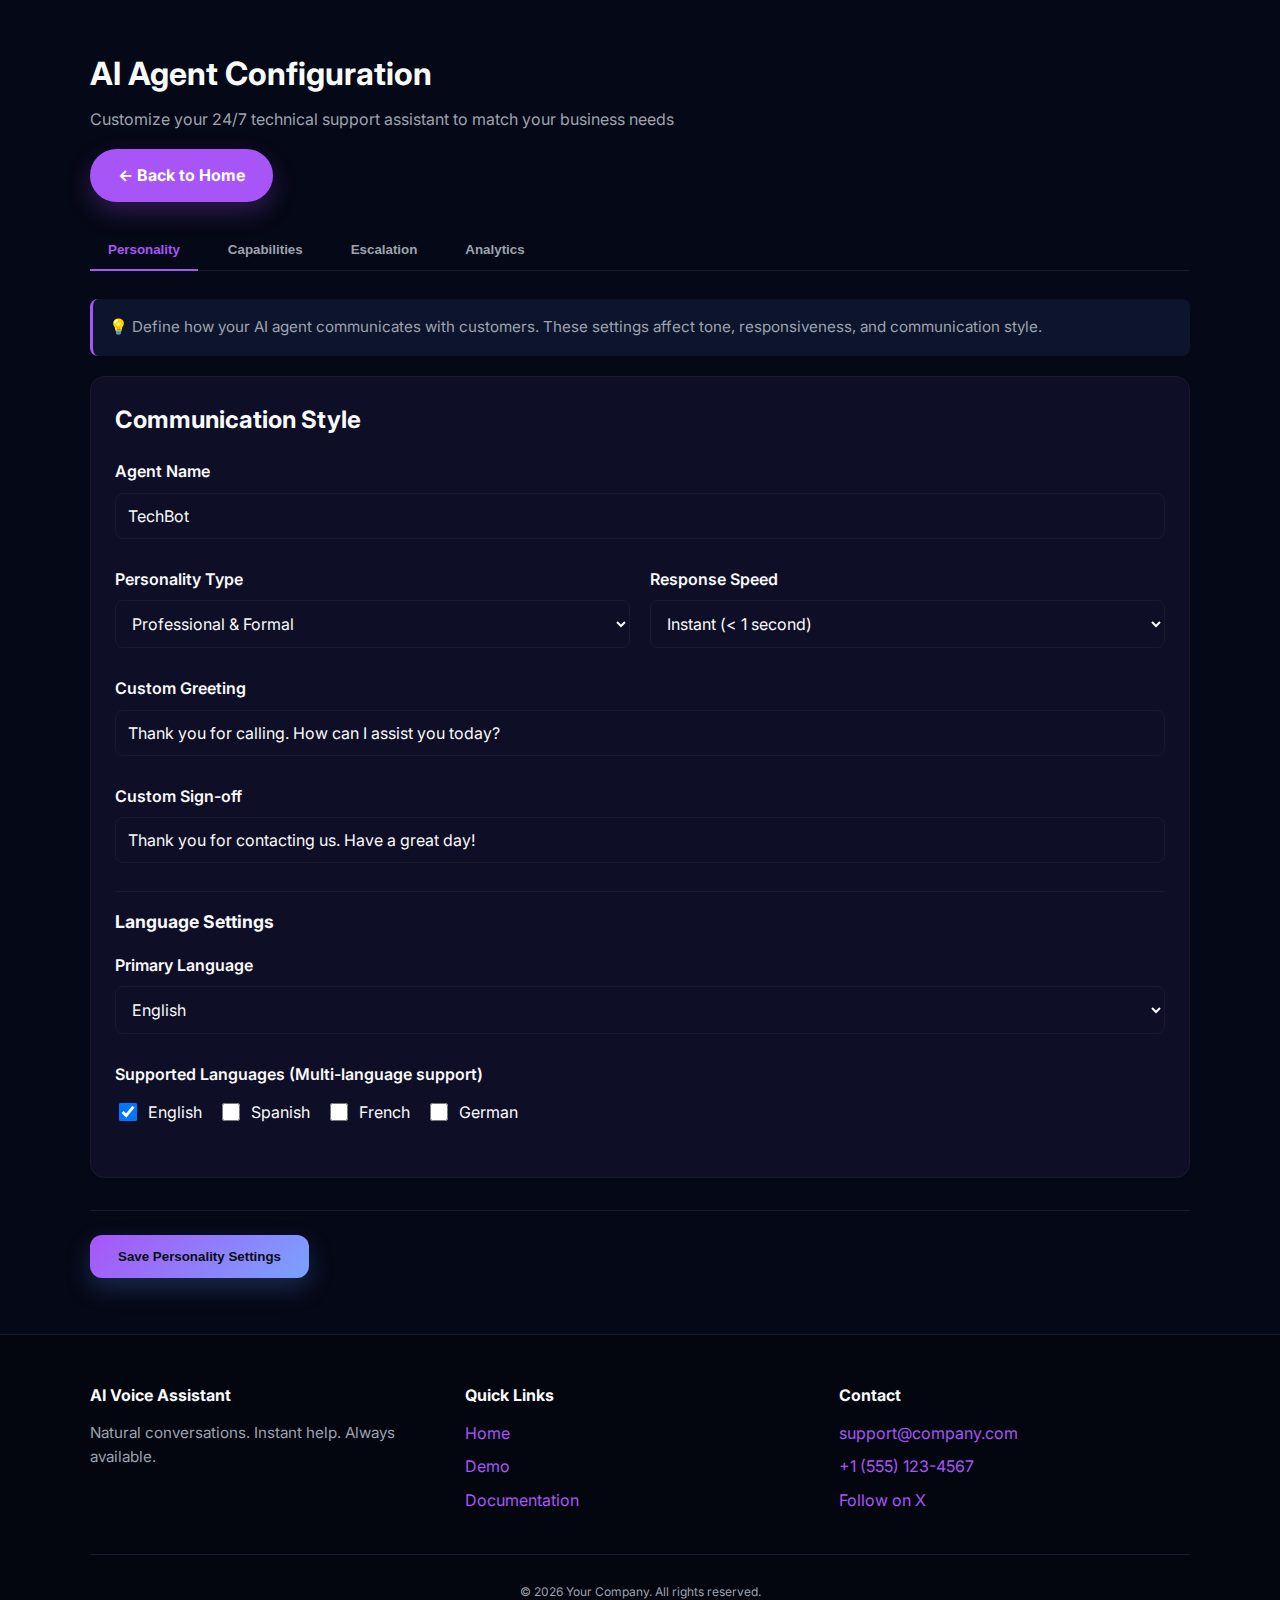
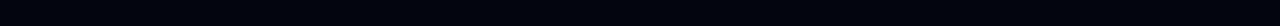
<file: frontend/panel-v01.html>
<!doctype html>
<html lang="en">
<head>
  <meta charset="utf-8" />
  <meta name="viewport" content="width=device-width, initial-scale=1" />
  <title>Configuration Panel | Your 24/7 AI Voice Assistant</title>
  <link rel="stylesheet" href="styles.css" />
  <link rel="preconnect" href="https://fonts.gstatic.com" crossorigin>
  <link href="https://fonts.googleapis.com/css2?family=Inter:wght@400;600;700&display=swap" rel="stylesheet">
  <style>
    .panel-header { 
      text-align: left; 
      padding: 48px 0 28px;
    }
    .panel-header h1 {
      font-size: 2rem;
      margin: 0 0 8px;
    }
    .panel-header p {
      color: var(--muted);
      margin: 0;
    }

    .tabs {
      display: flex;
      gap: 12px;
      margin-bottom: 28px;
      border-bottom: 1px solid var(--border);
      flex-wrap: wrap;
    }
    .tab-btn {
      padding: 12px 18px;
      background: transparent;
      border: none;
      color: var(--muted);
      cursor: pointer;
      font-weight: 600;
      transition: color .2s ease;
      border-bottom: 2px solid transparent;
      margin-bottom: -1px;
    }
    .tab-btn:hover {
      color: var(--fg);
    }
    .tab-btn.active {
      color: var(--brand);
      border-bottom-color: var(--brand);
    }

    .tab-content {
      display: none;
    }
    .tab-content.active {
      display: block;
    }

    .form-group {
      margin-bottom: 28px;
    }
    .form-group label {
      display: block;
      margin-bottom: 8px;
      font-weight: 600;
      color: var(--fg);
    }
    .form-group input,
    .form-group select,
    .form-group textarea {
      width: 100%;
      padding: 12px;
      background: var(--card);
      border: 1px solid var(--border);
      border-radius: 8px;
      color: var(--fg);
      font-family: inherit;
      font-size: 1rem;
      transition: border-color .2s ease;
    }
    .form-group input:focus,
    .form-group select:focus,
    .form-group textarea:focus {
      outline: none;
      border-color: var(--brand);
      box-shadow: 0 0 0 2px rgba(91, 140, 255, 0.1);
    }
    .form-group textarea {
      resize: vertical;
      min-height: 100px;
    }

    .form-row {
      display: grid;
      grid-template-columns: 1fr 1fr;
      gap: 20px;
    }
    @media (max-width: 768px) {
      .form-row { grid-template-columns: 1fr; }
    }

    .checkbox-group {
      display: flex;
      gap: 16px;
      margin-top: 12px;
      flex-wrap: wrap;
    }
    .checkbox-item {
      display: flex;
      align-items: center;
      gap: 8px;
    }
    .checkbox-item input[type="checkbox"] {
      width: 18px;
      height: 18px;
      cursor: pointer;
    }
    .checkbox-item label {
      margin: 0;
      cursor: pointer;
      font-weight: 400;
    }

    .slider-group {
      display: flex;
      align-items: center;
      gap: 16px;
      margin-top: 12px;
    }
    .slider-group input[type="range"] {
      flex: 1;
      cursor: pointer;
    }
    .slider-value {
      min-width: 50px;
      text-align: right;
      color: var(--brand);
      font-weight: 600;
    }

    .section-title {
      font-size: 1.1rem;
      font-weight: 700;
      color: var(--fg);
      margin: 24px 0 16px;
      padding-top: 16px;
      border-top: 1px solid var(--border);
    }

    .save-btn {
      background: linear-gradient(135deg, var(--brand), #7aa2ff);
      color: #0b0d12;
      padding: 14px 28px;
      border: none;
      border-radius: 12px;
      font-weight: 700;
      cursor: pointer;
      transition: transform .08s ease, box-shadow .2s ease;
      box-shadow: 0 10px 24px rgba(91, 140, 255, .25);
    }
    .save-btn:hover {
      transform: translateY(-1px);
    }
    .save-btn:active {
      transform: translateY(0);
    }

    .form-actions {
      display: flex;
      gap: 12px;
      margin-top: 32px;
      padding-top: 24px;
      border-top: 1px solid var(--border);
    }

    .info-box {
      background: rgba(91, 140, 255, 0.1);
      border-left: 3px solid var(--brand);
      padding: 16px;
      border-radius: 8px;
      margin-bottom: 20px;
      color: var(--muted);
      font-size: 0.95rem;
    }

    .section-card {
      background: var(--card);
      border: 1px solid var(--border);
      padding: 24px;
      border-radius: 14px;
      margin-bottom: 24px;
    }
  </style>
</head>
<body>
  <header class="container panel-header">
    <h1>AI Agent Configuration</h1>
    <p>Customize your 24/7 technical support assistant to match your business needs</p>
    <a class="btn" href="index.html" style="margin-top: 16px;">← Back to Home</a>
  </header>

  <main class="container">
    <div class="tabs">
      <button class="tab-btn active" data-tab="personality">Personality</button>
      <button class="tab-btn" data-tab="capabilities">Capabilities</button>
      <button class="tab-btn" data-tab="escalation">Escalation</button>
      <button class="tab-btn" data-tab="analytics">Analytics</button>
    </div>

    <!-- PERSONALITY TAB -->
    <div id="personality" class="tab-content active">
      <div class="info-box">
        💡 Define how your AI agent communicates with customers. These settings affect tone, responsiveness, and communication style.
      </div>

      <form id="personalityForm">
        <div class="section-card">
          <h2 style="margin-top: 0;">Communication Style</h2>

          <div class="form-group">
            <label>Agent Name</label>
            <input type="text" id="agentName" value="TechBot" placeholder="e.g., TechBot, Alex, Support Agent">
          </div>

          <div class="form-row">
            <div class="form-group">
              <label>Personality Type</label>
              <select id="personalityType">
                <option value="professional">Professional & Formal</option>
                <option value="friendly">Friendly & Approachable</option>
                <option value="technical">Technical & Detailed</option>
                <option value="concise">Concise & Direct</option>
              </select>
            </div>
            <div class="form-group">
              <label>Response Speed</label>
              <select id="responseSpeed">
                <option value="instant">Instant (< 1 second)</option>
                <option value="normal">Normal (1-2 seconds)</option>
                <option value="thoughtful">Thoughtful (2-3 seconds)</option>
              </select>
            </div>
          </div>

          <div class="form-group">
            <label>Custom Greeting</label>
            <input type="text" id="customGreeting" value="Thank you for calling. How can I assist you today?" placeholder="Your custom greeting message">
          </div>

          <div class="form-group">
            <label>Custom Sign-off</label>
            <input type="text" id="customSignOff" value="Thank you for contacting us. Have a great day!" placeholder="Your closing message">
          </div>

          <div class="section-title">Language Settings</div>

          <div class="form-group">
            <label>Primary Language</label>
            <select id="primaryLanguage">
              <option value="en">English</option>
              <option value="es">Spanish</option>
              <option value="fr">French</option>
              <option value="de">German</option>
              <option value="it">Italian</option>
              <option value="pt">Portuguese</option>
              <option value="ja">Japanese</option>
              <option value="zh">Chinese</option>
            </select>
          </div>

          <div class="form-group">
            <label>Supported Languages (Multi-language support)</label>
            <div class="checkbox-group">
              <div class="checkbox-item">
                <input type="checkbox" id="lang_en" checked>
                <label for="lang_en">English</label>
              </div>
              <div class="checkbox-item">
                <input type="checkbox" id="lang_es">
                <label for="lang_es">Spanish</label>
              </div>
              <div class="checkbox-item">
                <input type="checkbox" id="lang_fr">
                <label for="lang_fr">French</label>
              </div>
              <div class="checkbox-item">
                <input type="checkbox" id="lang_de">
                <label for="lang_de">German</label>
              </div>
            </div>
          </div>
        </div>

        <div class="form-actions">
          <button type="button" class="save-btn" onclick="savePersonality()">Save Personality Settings</button>
        </div>
      </form>
    </div>

    <!-- CAPABILITIES TAB -->
    <div id="capabilities" class="tab-content">
      <div class="info-box">
        🔧 Configure what actions your AI agent can perform automatically. Complex tasks can be escalated to human technicians.
      </div>

      <form id="capabilitiesForm">
        <div class="section-card">
          <h2 style="margin-top: 0;">Service Capabilities</h2>

          <div class="section-title">Automatic Actions (No Human Confirmation Needed)</div>

          <div class="checkbox-group">
            <div class="checkbox-item">
              <input type="checkbox" id="cap_password_reset" checked>
              <label for="cap_password_reset">Password Resets</label>
            </div>
            <div class="checkbox-item">
              <input type="checkbox" id="cap_basic_troubleshooting" checked>
              <label for="cap_basic_troubleshooting">Basic Troubleshooting</label>
            </div>
            <div class="checkbox-item">
              <input type="checkbox" id="cap_account_info" checked>
              <label for="cap_account_info">Account Information Lookup</label>
            </div>
            <div class="checkbox-item">
              <input type="checkbox" id="cap_bill_inquiry">
              <label for="cap_bill_inquiry">Billing Inquiries</label>
            </div>
            <div class="checkbox-item">
              <input type="checkbox" id="cap_service_status">
              <label for="cap_service_status">Service Status Checks</label>
            </div>
          </div>

          <div class="section-title">Conditional Actions (May Require Human Confirmation)</div>

          <div class="checkbox-group">
            <div class="checkbox-item">
              <input type="checkbox" id="cap_schedule_appointment">
              <label for="cap_schedule_appointment">Schedule Appointments</label>
            </div>
            <div class="checkbox-item">
              <input type="checkbox" id="cap_service_changes">
              <label for="cap_service_changes">Service Plan Changes</label>
            </div>
            <div class="checkbox-item">
              <input type="checkbox" id="cap_refunds">
              <label for="cap_refunds">Process Refunds</label>
            </div>
            <div class="checkbox-item">
              <input type="checkbox" id="cap_cancel_service">
              <label for="cap_cancel_service">Cancel Service</label>
            </div>
          </div>

          <div class="form-group" style="margin-top: 24px;">
            <label>Actions Requiring Human Confirmation</label>
            <select id="humanConfirmationLevel" multiple style="height: 120px;">
              <option value="refunds">Refunds over $50</option>
              <option value="cancel">Service Cancellations</option>
              <option value="plan_changes">Plan Changes</option>
              <option value="billing_disputes">Billing Disputes</option>
              <option value="special_requests">Special Requests</option>
            </select>
          </div>

          <div class="section-title">Escalation Triggers</div>

          <div class="form-group">
            <label>Automatically Escalate After (minutes of conversation)</label>
            <div class="slider-group">
              <input type="range" id="escalationTimeout" min="1" max="15" value="5" style="width: 200px;">
              <span class="slider-value"><span id="escalationTimeoutVal">5</span> min</span>
            </div>
          </div>

          <div class="form-group">
            <label>Customer Satisfaction Threshold for Escalation</label>
            <div class="slider-group">
              <input type="range" id="satisfactionThreshold" min="1" max="10" value="5" style="width: 200px;">
              <span class="slider-value"><span id="satisfactionThresholdVal">5</span>/10</span>
            </div>
          </div>
        </div>

        <div class="form-actions">
          <button type="button" class="save-btn" onclick="saveCapabilities()">Save Capabilities</button>
        </div>
      </form>
    </div>

    <!-- ESCALATION TAB -->
    <div id="escalation" class="tab-content">
      <div class="info-box">
        👤 Configure how and when calls are escalated to human technicians, and set up your support team.
      </div>

      <form id="escalationForm">
        <div class="section-card">
          <h2 style="margin-top: 0;">Escalation Settings</h2>

          <div class="section-title">Support Team</div>

          <div class="form-group">
            <label>Support Team Email Address</label>
            <input type="email" id="teamEmail" value="support@company.com" placeholder="team@company.com">
          </div>

          <div class="form-group">
            <label>Escalation Queue</label>
            <select id="escalationQueue">
              <option value="priority">Priority Queue (Immediate)</option>
              <option value="standard">Standard Queue (5-10 min)</option>
              <option value="scheduled">Scheduled Callback (Next Available)</option>
            </select>
          </div>

          <div class="section-title">Escalation Reasons</div>

          <div class="checkbox-group">
            <div class="checkbox-item">
              <input type="checkbox" id="esc_unknown_issue" checked>
              <label for="esc_unknown_issue">Unknown Issue</label>
            </div>
            <div class="checkbox-item">
              <input type="checkbox" id="esc_customer_request" checked>
              <label for="esc_customer_request">Customer Request</label>
            </div>
            <div class="checkbox-item">
              <input type="checkbox" id="esc_complex_billing" checked>
              <label for="esc_complex_billing">Complex Billing Issue</label>
            </div>
            <div class="checkbox-item">
              <input type="checkbox" id="esc_special_case" checked>
              <label for="esc_special_case">Special Case/Exception</label>
            </div>
            <div class="checkbox-item">
              <input type="checkbox" id="esc_angry_customer">
              <label for="esc_angry_customer">Detect Frustrated Customer</label>
            </div>
          </div>

          <div class="section-title">Business Hours</div>

          <div class="form-row">
            <div class="form-group">
              <label>Support Hours (Start)</label>
              <input type="time" id="supportHourStart" value="09:00">
            </div>
            <div class="form-group">
              <label>Support Hours (End)</label>
              <input type="time" id="supportHourEnd" value="17:00">
            </div>
          </div>

          <div class="checkbox-group">
            <div class="checkbox-item">
              <input type="checkbox" id="weekend_support">
              <label for="weekend_support">Weekend Support Available</label>
            </div>
            <div class="checkbox-item">
              <input type="checkbox" id="holidays_support">
              <label for="holidays_support">Holiday Support Available</label>
            </div>
          </div>

          <div class="form-group">
            <label>After-Hours Auto-Response</label>
            <textarea id="afterHoursMessage" placeholder="We are currently closed. Your call will be queued and handled during business hours...">We are currently closed. Your call will be queued and handled during business hours. Please leave a message.</textarea>
          </div>
        </div>

        <div class="form-actions">
          <button type="button" class="save-btn" onclick="saveEscalation()">Save Escalation Settings</button>
        </div>
      </form>
    </div>

    <!-- ANALYTICS TAB -->
    <div id="analytics" class="tab-content">
      <div class="info-box">
        📊 View analytics and questions asked by customers to improve your AI agent.
      </div>

      <div class="section-card">
        <h2 style="margin-top: 0;">Call Analytics</h2>

        <div class="form-row">
          <div style="background: rgba(91, 140, 255, 0.1); padding: 20px; border-radius: 8px; border-left: 3px solid var(--brand);">
            <p style="color: var(--muted); margin: 0 0 8px;">Total Calls</p>
            <h3 style="margin: 0; color: var(--brand); font-size: 2rem;">1,247</h3>
          </div>
          <div style="background: rgba(91, 140, 255, 0.1); padding: 20px; border-radius: 8px; border-left: 3px solid var(--brand);">
            <p style="color: var(--muted); margin: 0 0 8px;">Resolved by AI</p>
            <h3 style="margin: 0; color: var(--brand); font-size: 2rem;">78%</h3>
          </div>
        </div>

        <div class="form-row" style="margin-top: 16px;">
          <div style="background: rgba(91, 140, 255, 0.1); padding: 20px; border-radius: 8px; border-left: 3px solid var(--brand);">
            <p style="color: var(--muted); margin: 0 0 8px;">Escalated to Humans</p>
            <h3 style="margin: 0; color: var(--brand); font-size: 2rem;">22%</h3>
          </div>
          <div style="background: rgba(91, 140, 255, 0.1); padding: 20px; border-radius: 8px; border-left: 3px solid var(--brand);">
            <p style="color: var(--muted); margin: 0 0 8px;">Avg. Resolution Time</p>
            <h3 style="margin: 0; color: var(--brand); font-size: 2rem;">2m 34s</h3>
          </div>
        </div>

        <div class="section-title">Top Customer Questions</div>

        <table style="width: 100%; border-collapse: collapse; margin-top: 12px;">
          <thead>
            <tr style="border-bottom: 2px solid var(--border);">
              <th style="text-align: left; padding: 12px; color: var(--fg); font-weight: 600;">Question</th>
              <th style="text-align: center; padding: 12px; color: var(--fg); font-weight: 600;">Count</th>
              <th style="text-align: center; padding: 12px; color: var(--fg); font-weight: 600;">Resolution Rate</th>
            </tr>
          </thead>
          <tbody>
            <tr style="border-bottom: 1px solid var(--border);">
              <td style="padding: 12px; color: var(--fg);">How do I reset my password?</td>
              <td style="text-align: center; color: var(--muted);">245</td>
              <td style="text-align: center; color: var(--brand); font-weight: 600;">95%</td>
            </tr>
            <tr style="border-bottom: 1px solid var(--border);">
              <td style="padding: 12px; color: var(--fg);">Why is my service down?</td>
              <td style="text-align: center; color: var(--muted);">189</td>
              <td style="text-align: center; color: var(--brand); font-weight: 600;">78%</td>
            </tr>
            <tr style="border-bottom: 1px solid var(--border);">
              <td style="padding: 12px; color: var(--fg);">How do I upgrade my plan?</td>
              <td style="text-align: center; color: var(--muted);">156</td>
              <td style="text-align: center; color: var(--brand); font-weight: 600;">92%</td>
            </tr>
            <tr style="border-bottom: 1px solid var(--border);">
              <td style="padding: 12px; color: var(--fg);">What is my current bill?</td>
              <td style="text-align: center; color: var(--muted);">134</td>
              <td style="text-align: center; color: var(--brand); font-weight: 600;">98%</td>
            </tr>
            <tr>
              <td style="padding: 12px; color: var(--fg);">How do I cancel my service?</td>
              <td style="text-align: center; color: var(--muted);">98</td>
              <td style="text-align: center; color: var(--brand); font-weight: 600;">35%</td>
            </tr>
          </tbody>
        </table>

        <div class="section-title">Export Data</div>

        <div style="display: flex; gap: 12px; margin-top: 16px;">
          <button type="button" class="save-btn" onclick="exportAnalytics('csv')">Export as CSV</button>
          <button type="button" class="save-btn" onclick="exportAnalytics('pdf')">Export as PDF</button>
        </div>
      </div>
    </div>
  </main>

  <footer class="footer">
    <div class="container footer-grid">
      <div>
        <h4>AI Voice Assistant</h4>
        <p>Natural conversations. Instant help. Always available.</p>
      </div>
      <div>
        <h4>Quick Links</h4>
        <ul>
          <li><a href="index.html">Home</a></li>
          <li><a href="record.html">Demo</a></li>
          <li><a href="#">Documentation</a></li>
        </ul>
      </div>
      <div>
        <h4>Contact</h4>
        <ul>
          <li><a href="mailto:support@company.com">support@company.com</a></li>
          <li><a href="#">+1 (555) 123-4567</a></li>
          <li><a href="#">Follow on X</a></li>
        </ul>
      </div>
    </div>
    <div class="container footer-bottom">
      <small>© <span id="year"></span> Your Company. All rights reserved.</small>
    </div>
  </footer>

  <script>
    // Tab switching
    document.querySelectorAll('.tab-btn').forEach(btn => {
      btn.addEventListener('click', () => {
        const tabName = btn.getAttribute('data-tab');
        document.querySelectorAll('.tab-content').forEach(tab => tab.classList.remove('active'));
        document.querySelectorAll('.tab-btn').forEach(b => b.classList.remove('active'));
        document.getElementById(tabName).classList.add('active');
        btn.classList.add('active');
      });
    });

    // Slider value updates
    document.getElementById('escalationTimeout').addEventListener('input', (e) => {
      document.getElementById('escalationTimeoutVal').textContent = e.target.value;
    });
    document.getElementById('satisfactionThreshold').addEventListener('input', (e) => {
      document.getElementById('satisfactionThresholdVal').textContent = e.target.value;
    });

    // Save functions (demo purposes)
    function savePersonality() {
      alert('✓ Personality settings saved successfully!');
    }
    function saveCapabilities() {
      alert('✓ Capabilities saved successfully!');
    }
    function saveEscalation() {
      alert('✓ Escalation settings saved successfully!');
    }
    function exportAnalytics(format) {
      alert(`✓ Analytics exported as ${format.toUpperCase()}!`);
    }

    // Set year in footer
    document.getElementById('year').textContent = new Date().getFullYear();
  </script>
</body>
</html>
</file>
<file: frontend/styles.css>
:root {
  /* v.0 Design System - Purple/Violet theme with Yellow accents */
  --bg: #050816;
  --fg: #F9FAFB;
  --muted: #9CA3AF;
  --brand: #A855F7;
  --brand-light: #C084FC;
  --accent: #FACC15;
  --card: #0f0e27;
  --border: #1a1a2e;
  --glass-bg: rgba(15, 14, 39, 0.7);
  --glass-dark-bg: rgba(5, 8, 22, 0.8);
}

* { box-sizing: border-box; }
html, body { margin: 0; padding: 0; }

body {
  font-family: Inter, system-ui, -apple-system, Segoe UI, Roboto, Arial, sans-serif;
  background: var(--bg);
  color: var(--fg);
  line-height: 1.6;
}

.container {
  width: min(1100px, 92%);
  margin: 0 auto;
}

/* ---------------- Hero Section ---------------- */
.hero {
  text-align: center;
  padding: 72px 0 56px;
}
.hero h1 {
  font-size: clamp(2rem, 4vw, 3rem);
  line-height: 1.15;
  margin: 0 0 12px;
}
.subtitle {
  color: var(--muted);
  font-size: clamp(1rem, 1.8vw, 1.125rem);
  margin: 0 auto 28px;
  max-width: 820px;
}

.highlight {
  color: var(--accent);
}

/* ---------------- Boutons ---------------- */
.btn {
  display: inline-block;
  padding: 14px 28px;
  background: var(--brand);
  color: white;
  border-radius: 9999px;
  font-weight: 700;
  text-decoration: none;
  transition: all .2s ease;
  box-shadow: 0 10px 24px rgba(168, 85, 247, .25);
  border: none;
  cursor: pointer;
}
.btn:hover {
  background: var(--brand-light);
  transform: translateY(-1px);
}
.btn:active { transform: translateY(0); }

.btn-secondary {
  background: transparent;
  border: 1px solid var(--brand);
  color: var(--brand);
}
.btn-secondary:hover {
  background: rgba(168, 85, 247, 0.1);
}

/* ---------------- Sections ---------------- */
.split {
  display: grid;
  grid-template-columns: 1fr;
  gap: 18px;
  margin: 36px 0 20px;
}
@media (min-width: 820px) {
  .split { grid-template-columns: 1fr 1fr; }
}

.card {
  background: var(--glass-bg);
  backdrop-filter: blur(10px);
  border: 1px solid rgba(168, 85, 247, 0.2);
  padding: 20px;
  border-radius: 14px;
  transition: all 0.3s;
}
.card:hover {
  border-color: var(--brand-light);
  transform: translateY(-2px);
}
.card h2 {
  margin: 0 0 6px;
  font-size: 1.25rem;
}
.card p {
  margin: 0;
  color: var(--muted);
}

.features {
  display: grid;
  gap: 14px;
  grid-template-columns: repeat(1, 1fr);
  margin: 28px 0 56px;
}
@media (min-width: 640px) {
  .features { grid-template-columns: repeat(2, 1fr); }
}
@media (min-width: 1024px) {
  .features { grid-template-columns: repeat(3, 1fr); }
}

.feature {
  background: var(--glass-bg);
  backdrop-filter: blur(10px);
  border: 1px solid rgba(168, 85, 247, 0.2);
  padding: 24px;
  border-radius: 14px;
  transition: transform .2s ease, border-color .2s ease;
}
.feature:hover {
  transform: translateY(-4px);
  border-color: var(--brand-light);
}
.feature h3 {
  margin: 0 0 8px;
  font-size: 1.1rem;
  color: var(--fg);
}
.feature p {
  margin: 0;
  color: var(--muted);
  font-size: 0.95rem;
}

/* ---------------- Footer ---------------- */
.footer {
  border-top: 1px solid var(--border);
  background: rgba(0,0,0,0.3);
  padding: 48px 0 24px;
  margin-top: 56px;
}
.footer-grid {
  display: grid;
  grid-template-columns: 1fr;
  gap: 24px;
  margin-bottom: 32px;
}
@media (min-width: 768px) {
  .footer-grid { grid-template-columns: repeat(3, 1fr); }
}
.footer h4 {
  margin: 0 0 12px;
  font-size: 1rem;
  color: var(--fg);
}
.footer p {
  margin: 0;
  color: var(--muted);
  font-size: 0.95rem;
}
.footer ul {
  margin: 0;
  padding: 0;
  list-style: none;
}
.footer li {
  margin: 8px 0;
}
.footer a {
  color: var(--brand);
  text-decoration: none;
  transition: opacity .2s ease;
}
.footer a:hover {
  opacity: 0.8;
}
.footer-bottom {
  text-align: center;
  padding-top: 24px;
  border-top: 1px solid var(--border);
  color: var(--muted);
  font-size: 0.9rem;
}

/* ---------------- Glassmorphism ---------------- */
.glass {
  background: var(--glass-bg);
  backdrop-filter: blur(10px);
  border: 1px solid rgba(168, 85, 247, 0.2);
}

.glass-dark {
  background: var(--glass-dark-bg);
  backdrop-filter: blur(10px);
  border: 1px solid rgba(168, 85, 247, 0.15);
}

/* ---------------- Section Cards ---------------- */
.section-card {
  background: var(--glass-bg);
  backdrop-filter: blur(10px);
  border: 1px solid rgba(168, 85, 247, 0.2);
  padding: 24px;
  border-radius: 14px;
  margin-bottom: 24px;
}

.info-box {
  background: rgba(168, 85, 247, 0.1);
  border-left: 3px solid var(--brand);
  padding: 16px;
  border-radius: 8px;
  margin-bottom: 20px;
  color: var(--muted);
  font-size: 0.95rem;
}

/* ---------------- Form Elements ---------------- */
.form-group {
  margin-bottom: 20px;
}

.form-group label {
  display: block;
  margin-bottom: 8px;
  font-weight: 600;
  color: var(--fg);
}

.form-group input,
.form-group select,
.form-group textarea {
  width: 100%;
  padding: 12px;
  background: var(--card);
  border: 1px solid var(--border);
  border-radius: 8px;
  color: var(--fg);
  font-family: inherit;
  font-size: 1rem;
  transition: border-color .2s ease;
}

.form-group input:focus,
.form-group select:focus,
.form-group textarea:focus {
  outline: none;
  border-color: var(--brand);
  box-shadow: 0 0 0 2px rgba(168, 85, 247, 0.1);
}

.form-group textarea {
  resize: vertical;
  min-height: 100px;
}

.form-row {
  display: grid;
  grid-template-columns: 1fr 1fr;
  gap: 20px;
}

@media (max-width: 768px) {
  .form-row { grid-template-columns: 1fr; }
}

.checkbox-group {
  display: flex;
  gap: 16px;
  margin-top: 12px;
  flex-wrap: wrap;
}

.checkbox-item {
  display: flex;
  align-items: center;
  gap: 8px;
}

.checkbox-item input[type="checkbox"] {
  width: 18px;
  height: 18px;
  cursor: pointer;
}

.checkbox-item label {
  margin: 0;
  cursor: pointer;
  font-weight: 400;
}

.slider-group {
  display: flex;
  align-items: center;
  gap: 16px;
  margin-top: 12px;
}

.slider-group input[type="range"] {
  flex: 1;
  cursor: pointer;
}

.slider-value {
  min-width: 50px;
  text-align: right;
  color: var(--brand);
  font-weight: 600;
}

.section-title {
  font-size: 1.1rem;
  font-weight: 700;
  color: var(--fg);
  margin: 24px 0 16px;
  padding-top: 16px;
  border-top: 1px solid var(--border);
}

.save-btn {
  background: var(--brand);
  color: white;
  padding: 14px 28px;
  border: none;
  border-radius: 9999px;
  font-weight: 700;
  cursor: pointer;
  transition: all .2s ease;
  box-shadow: 0 10px 24px rgba(168, 85, 247, .25);
}

.save-btn:hover {
  background: var(--brand-light);
  transform: translateY(-1px);
}

.save-btn:active {
  transform: translateY(0);
}

.form-actions {
  display: flex;
  gap: 12px;
  margin-top: 32px;
  padding-top: 24px;
  border-top: 1px solid var(--border);
}

/* ---------------- Animations ---------------- */
@keyframes pulse-glow {
  0%, 100% {
    box-shadow: 0 0 20px 0 rgba(168, 85, 247, 0.6), 0 0 40px 0 rgba(168, 85, 247, 0.3);
    transform: scale(1);
  }
  50% {
    box-shadow: 0 0 30px 0 rgba(168, 85, 247, 0.8), 0 0 60px 0 rgba(168, 85, 247, 0.4);
    transform: scale(1.02);
  }
}

@keyframes float {
  0%, 100% {
    transform: translateY(0px);
  }
  50% {
    transform: translateY(-20px);
  }
}

@keyframes glow-pulse {
  0%, 100% {
    filter: drop-shadow(0 0 10px rgba(168, 85, 247, 0.5));
  }
  50% {
    filter: drop-shadow(0 0 20px rgba(168, 85, 247, 0.8));
  }
}

.animate-pulse-glow {
  animation: pulse-glow 2s ease-in-out infinite;
}

.animate-float {
  animation: float 3s ease-in-out infinite;
}

.animate-glow-pulse {
  animation: glow-pulse 2s ease-in-out infinite;
}

.muted {
  color: var(--muted);
}
</file>
<file: frontend/old/styles.css>
:root {
    --bg: #0b0d12;
    --fg: #e7ebf3;
    --muted: #a9b0c3;
    --brand: #5b8cff;
    --card: #131722;
    --border: #222736;
  }
  
  * { box-sizing: border-box; }
  html, body { margin: 0; padding: 0; }
  body {
    font-family: Inter, system-ui, -apple-system, Segoe UI, Roboto, Arial, sans-serif;
    background: radial-gradient(1200px 600px at 50% -20%, #15203a 0%, #0b0d12 50%) no-repeat, var(--bg);
    color: var(--fg);
    line-height: 1.6;
  }
  
  .container {
    width: min(1100px, 92%);
    margin: 0 auto;
  }
  
  .hero {
    text-align: center;
    padding: 72px 0 56px;
  }
  .hero h1 {
    font-size: clamp(2rem, 4vw, 3rem);
    line-height: 1.15;
    margin: 0 0 12px;
  }
  .subtitle {
    color: var(--muted);
    font-size: clamp(1rem, 1.8vw, 1.125rem);
    margin: 0 auto 28px;
    max-width: 820px;
  }
  
  .btn {
    display: inline-block;
    padding: 14px 22px;
    background: linear-gradient(135deg, var(--brand), #7aa2ff);
    color: #0b0d12;
    border-radius: 12px;
    font-weight: 700;
    text-decoration: none;
    transition: transform .08s ease, box-shadow .2s ease;
    box-shadow: 0 10px 24px rgba(91, 140, 255, .25);
  }
  .btn:hover { transform: translateY(-1px); }
  .btn:active { transform: translateY(0); }
  
  .split {
    display: grid;
    grid-template-columns: 1fr;
    gap: 18px;
    margin: 36px 0 20px;
  }
  @media (min-width: 820px) {
    .split { grid-template-columns: 1fr 1fr; }
  }
  
  .card {
    background: var(--card);
    border: 1px solid var(--border);
    padding: 20px;
    border-radius: 14px;
  }
  .card h2 {
    margin: 0 0 6px;
    font-size: 1.25rem;
  }
  .card p { margin: 0; color: var(--muted); }
  
  .features {
    display: grid;
    gap: 14px;
    grid-template-columns: repeat(1, 1fr);
    margin: 28px 0 56px;
  }
  @media (min-width: 640px) {
    .features { grid-template-columns: repeat(2, 1fr); }
  }
  @media (min-width: 1024px) {
    .features { grid-template-columns: repeat(3, 1fr); }
  }

  .feature {
    background: var(--card);
    border: 1px solid var(--border);
    padding: 24px;
    border-radius: 14px;
    transition: transform .2s ease, border-color .2s ease;
  }
  .feature:hover {
    transform: translateY(-4px);
    border-color: var(--brand);
  }
  .feature h3 {
    margin: 0 0 8px;
    font-size: 1.1rem;
    color: var(--fg);
  }
  .feature p {
    margin: 0;
    color: var(--muted);
    font-size: 0.95rem;
  }

  .footer {
    border-top: 1px solid var(--border);
    background: rgba(0,0,0,0.3);
    padding: 48px 0 24px;
    margin-top: 56px;
  }
  .footer-grid {
    display: grid;
    grid-template-columns: 1fr;
    gap: 24px;
    margin-bottom: 32px;
  }
  @media (min-width: 768px) {
    .footer-grid { grid-template-columns: repeat(3, 1fr); }
  }
  .footer h4 {
    margin: 0 0 12px;
    font-size: 1rem;
    color: var(--fg);
  }
  .footer p {
    margin: 0;
    color: var(--muted);
    font-size: 0.95rem;
  }
  .footer ul {
    margin: 0;
    padding: 0;
    list-style: none;
  }
  .footer li {
    margin: 8px 0;
  }
  .footer a {
    color: var(--brand);
    text-decoration: none;
    transition: opacity .2s ease;
  }
  .footer a:hover {
    opacity: 0.8;
  }
  .footer-bottom {
    text-align: center;
    padding-top: 24px;
    border-top: 1px solid var(--border);
    color: var(--muted);
    font-size: 0.9rem;
  }
</file>
